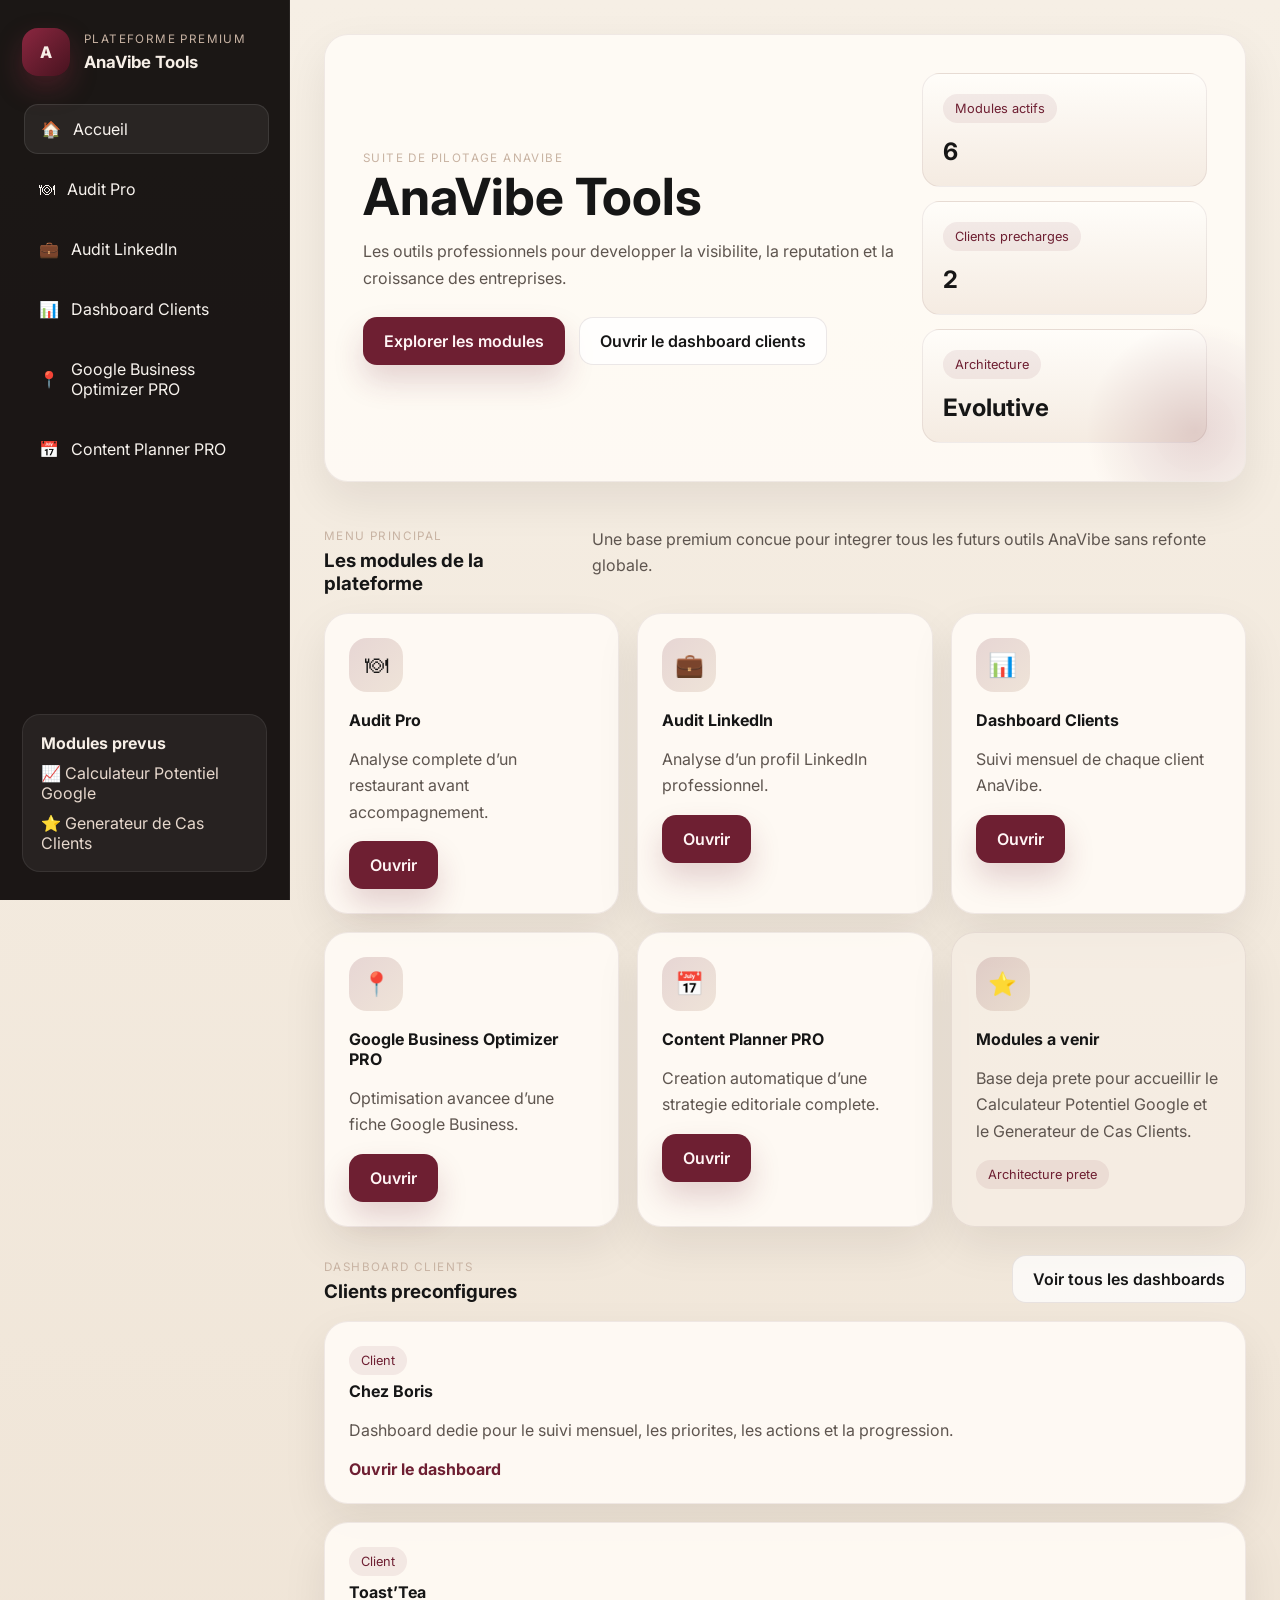
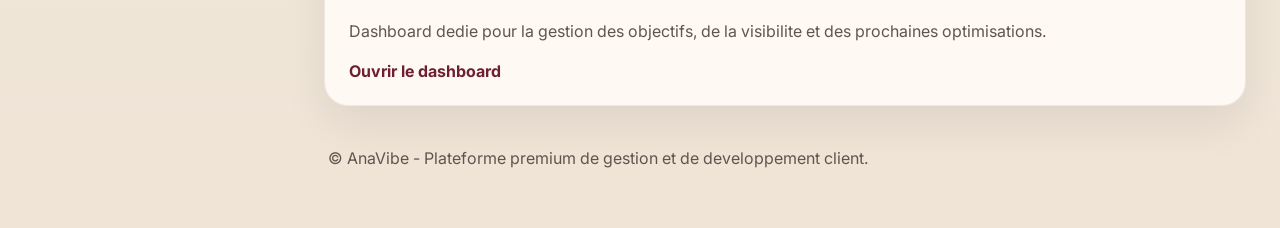
<file: index.html>
<!DOCTYPE html>
<html lang="fr">
  <head>
    <meta charset="UTF-8" />
    <meta name="viewport" content="width=device-width, initial-scale=1.0" />
    <title>AnaVibe Tools</title>
    <meta
      name="description"
      content="Les outils professionnels pour développer la visibilité, la réputation et la croissance des entreprises."
    />
    <link rel="preconnect" href="https://fonts.googleapis.com" />
    <link rel="preconnect" href="https://fonts.gstatic.com" crossorigin />
    <link
      href="https://fonts.googleapis.com/css2?family=Inter:wght@400;500;600;700;800&display=swap"
      rel="stylesheet"
    />
    <link rel="stylesheet" href="style.css" />
  </head>
  <body>
    <div class="app-shell">
      <aside class="sidebar" id="sidebar">
        <div class="brand-block">
          <div class="brand-mark">A</div>
          <div>
            <p class="eyebrow">Plateforme premium</p>
            <h1>AnaVibe Tools</h1>
          </div>
        </div>

        <nav class="side-nav" aria-label="Navigation principale">
          <a class="nav-link active" href="index.html">🏠 <span>Accueil</span></a>
          <a class="nav-link" href="audit-restaurant/index.html">🍽 <span>Audit Pro</span></a>
          <a class="nav-link" href="audit-linkedin/index.html">💼 <span>Audit LinkedIn</span></a>
          <a class="nav-link" href="dashboard/index.html">📊 <span>Dashboard Clients</span></a>
          <a class="nav-link" href="google-optimizer/index.html">📍 <span>Google Business Optimizer PRO</span></a>
          <a class="nav-link" href="content-planner/index.html">📅 <span>Content Planner PRO</span></a>
        </nav>

        <section class="coming-soon-panel">
          <p class="panel-title">Modules prevus</p>
          <ul>
            <li>📈 Calculateur Potentiel Google</li>
            <li>⭐ Generateur de Cas Clients</li>
          </ul>
        </section>
      </aside>

      <div class="mobile-topbar">
        <button class="menu-toggle" id="menuToggle" aria-label="Ouvrir le menu" aria-expanded="false">
          <span></span>
          <span></span>
          <span></span>
        </button>
        <div>
          <p class="eyebrow">Plateforme premium</p>
          <strong>AnaVibe Tools</strong>
        </div>
      </div>

      <main class="main-content">
        <header class="hero-section card surface-glow">
          <div class="hero-copy">
            <p class="eyebrow">Suite de pilotage AnaVibe</p>
            <h2>AnaVibe Tools</h2>
            <p class="hero-subtitle">
              Les outils professionnels pour developper la visibilite, la reputation et la croissance des entreprises.
            </p>
            <div class="hero-actions">
              <a class="btn btn-primary" href="#modules">Explorer les modules</a>
              <a class="btn btn-secondary" href="dashboard/index.html">Ouvrir le dashboard clients</a>
            </div>
          </div>
          <div class="hero-stats">
            <div class="stat-card">
              <span class="stat-label">Modules actifs</span>
              <strong>6</strong>
            </div>
            <div class="stat-card">
              <span class="stat-label">Clients precharges</span>
              <strong>2</strong>
            </div>
            <div class="stat-card">
              <span class="stat-label">Architecture</span>
              <strong>Evolutive</strong>
            </div>
          </div>
        </header>

        <section class="section-block" id="modules">
          <div class="section-heading">
            <div>
              <p class="eyebrow">Menu principal</p>
              <h3>Les modules de la plateforme</h3>
            </div>
            <p class="section-text">
              Une base premium concue pour integrer tous les futurs outils AnaVibe sans refonte globale.
            </p>
          </div>

          <div class="tool-grid">
            <article class="tool-card card">
              <div class="tool-icon">🍽</div>
              <h4>Audit Pro</h4>
              <p>Analyse complete d’un restaurant avant accompagnement.</p>
              <a class="btn btn-primary" href="audit-restaurant/index.html">Ouvrir</a>
            </article>

            <article class="tool-card card">
              <div class="tool-icon">💼</div>
              <h4>Audit LinkedIn</h4>
              <p>Analyse d’un profil LinkedIn professionnel.</p>
              <a class="btn btn-primary" href="audit-linkedin/index.html">Ouvrir</a>
            </article>

            <article class="tool-card card">
              <div class="tool-icon">📊</div>
              <h4>Dashboard Clients</h4>
              <p>Suivi mensuel de chaque client AnaVibe.</p>
              <a class="btn btn-primary" href="dashboard/index.html">Ouvrir</a>
            </article>

            <article class="tool-card card">
              <div class="tool-icon">📍</div>
              <h4>Google Business Optimizer PRO</h4>
              <p>Optimisation avancee d’une fiche Google Business.</p>
              <a class="btn btn-primary" href="google-optimizer/index.html">Ouvrir</a>
            </article>

            <article class="tool-card card">
              <div class="tool-icon">📅</div>
              <h4>Content Planner PRO</h4>
              <p>Creation automatique d’une strategie editoriale complete.</p>
              <a class="btn btn-primary" href="content-planner/index.html">Ouvrir</a>
            </article>

            <article class="tool-card card muted-card">
              <div class="tool-icon">⭐</div>
              <h4>Modules a venir</h4>
              <p>Base deja prete pour accueillir le Calculateur Potentiel Google et le Generateur de Cas Clients.</p>
              <span class="badge">Architecture prete</span>
            </article>
          </div>
        </section>

        <section class="section-block">
          <div class="section-heading">
            <div>
              <p class="eyebrow">Dashboard Clients</p>
              <h3>Clients preconfigures</h3>
            </div>
            <a class="btn btn-secondary" href="dashboard/index.html">Voir tous les dashboards</a>
          </div>

          <div class="client-preview-grid">
            <article class="client-preview card">
              <div>
                <span class="client-chip">Client</span>
                <h4>Chez Boris</h4>
                <p>Dashboard dedie pour le suivi mensuel, les priorites, les actions et la progression.</p>
              </div>
              <a class="inline-link" href="dashboard/index.html#chez-boris">Ouvrir le dashboard</a>
            </article>

            <article class="client-preview card">
              <div>
                <span class="client-chip">Client</span>
                <h4>Toast’Tea</h4>
                <p>Dashboard dedie pour la gestion des objectifs, de la visibilite et des prochaines optimisations.</p>
              </div>
              <a class="inline-link" href="dashboard/index.html#toast-tea">Ouvrir le dashboard</a>
            </article>
          </div>
        </section>

        <footer class="footer">
          <p>© AnaVibe - Plateforme premium de gestion et de developpement client.</p>
        </footer>
      </main>
    </div>

    <script src="script.js"></script>
  </body>
</html>
</file>
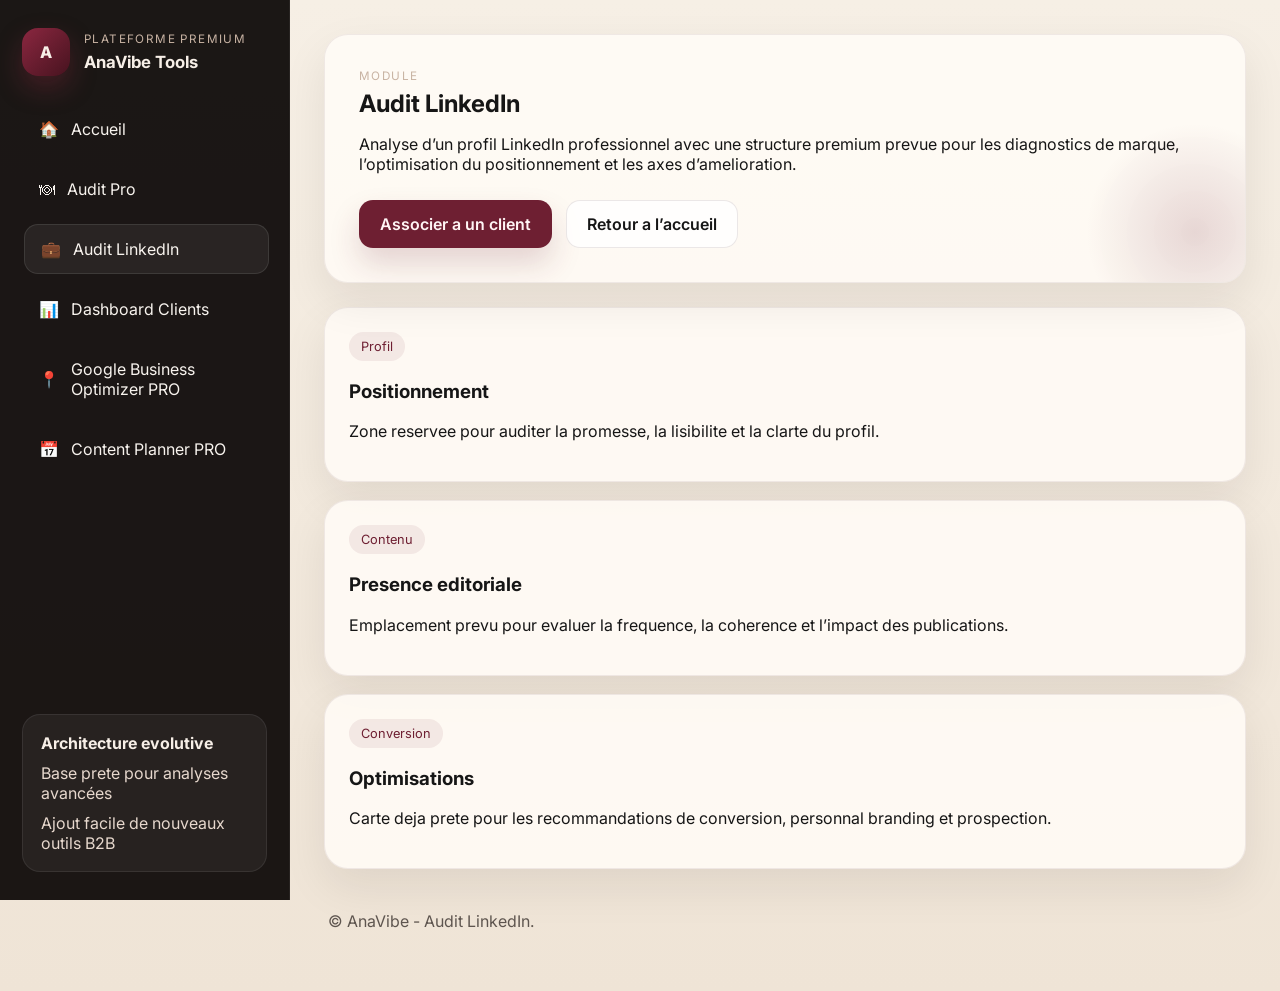
<file: audit-linkedin/index.html>
<!DOCTYPE html>
<html lang="fr">
  <head>
    <meta charset="UTF-8" />
    <meta name="viewport" content="width=device-width, initial-scale=1.0" />
    <title>Audit LinkedIn - AnaVibe Tools</title>
    <link rel="preconnect" href="https://fonts.googleapis.com" />
    <link rel="preconnect" href="https://fonts.gstatic.com" crossorigin />
    <link
      href="https://fonts.googleapis.com/css2?family=Inter:wght@400;500;600;700;800&display=swap"
      rel="stylesheet"
    />
    <link rel="stylesheet" href="../style.css" />
  </head>
  <body>
    <div class="app-shell">
      <aside class="sidebar" id="sidebar">
        <div class="brand-block">
          <div class="brand-mark">A</div>
          <div>
            <p class="eyebrow">Plateforme premium</p>
            <h1>AnaVibe Tools</h1>
          </div>
        </div>
        <nav class="side-nav" aria-label="Navigation principale">
          <a class="nav-link" href="../index.html">🏠 <span>Accueil</span></a>
          <a class="nav-link" href="../audit-restaurant/index.html">🍽 <span>Audit Pro</span></a>
          <a class="nav-link active" href="index.html">💼 <span>Audit LinkedIn</span></a>
          <a class="nav-link" href="../dashboard/index.html">📊 <span>Dashboard Clients</span></a>
          <a class="nav-link" href="../google-optimizer/index.html">📍 <span>Google Business Optimizer PRO</span></a>
          <a class="nav-link" href="../content-planner/index.html">📅 <span>Content Planner PRO</span></a>
        </nav>
        <section class="coming-soon-panel">
          <p class="panel-title">Architecture evolutive</p>
          <ul>
            <li>Base prete pour analyses avancées</li>
            <li>Ajout facile de nouveaux outils B2B</li>
          </ul>
        </section>
      </aside>

      <div class="mobile-topbar">
        <button class="menu-toggle" id="menuToggle" aria-label="Ouvrir le menu" aria-expanded="false">
          <span></span><span></span><span></span>
        </button>
        <strong>AnaVibe Tools</strong>
      </div>

      <main class="main-content module-page">
        <header class="module-header card surface-glow">
          <p class="eyebrow">Module</p>
          <h2>Audit LinkedIn</h2>
          <p>
            Analyse d’un profil LinkedIn professionnel avec une structure premium prevue pour les diagnostics de marque,
            l’optimisation du positionnement et les axes d’amelioration.
          </p>
          <div class="header-actions">
            <a class="btn btn-primary" href="../dashboard/index.html">Associer a un client</a>
            <a class="btn btn-secondary" href="../index.html">Retour a l’accueil</a>
          </div>
        </header>

        <section class="module-cards">
          <article class="module-card card">
            <span class="badge">Profil</span>
            <h3>Positionnement</h3>
            <p>Zone reservee pour auditer la promesse, la lisibilite et la clarte du profil.</p>
          </article>
          <article class="module-card card">
            <span class="badge">Contenu</span>
            <h3>Presence editoriale</h3>
            <p>Emplacement prevu pour evaluer la frequence, la coherence et l’impact des publications.</p>
          </article>
          <article class="module-card card">
            <span class="badge">Conversion</span>
            <h3>Optimisations</h3>
            <p>Carte deja prete pour les recommandations de conversion, personnal branding et prospection.</p>
          </article>
        </section>

        <footer class="footer">
          <p>© AnaVibe - Audit LinkedIn.</p>
        </footer>
      </main>
    </div>

    <div class="overlay" id="overlay"></div>
    <script src="../script.js"></script>
  </body>
</html>
</file>
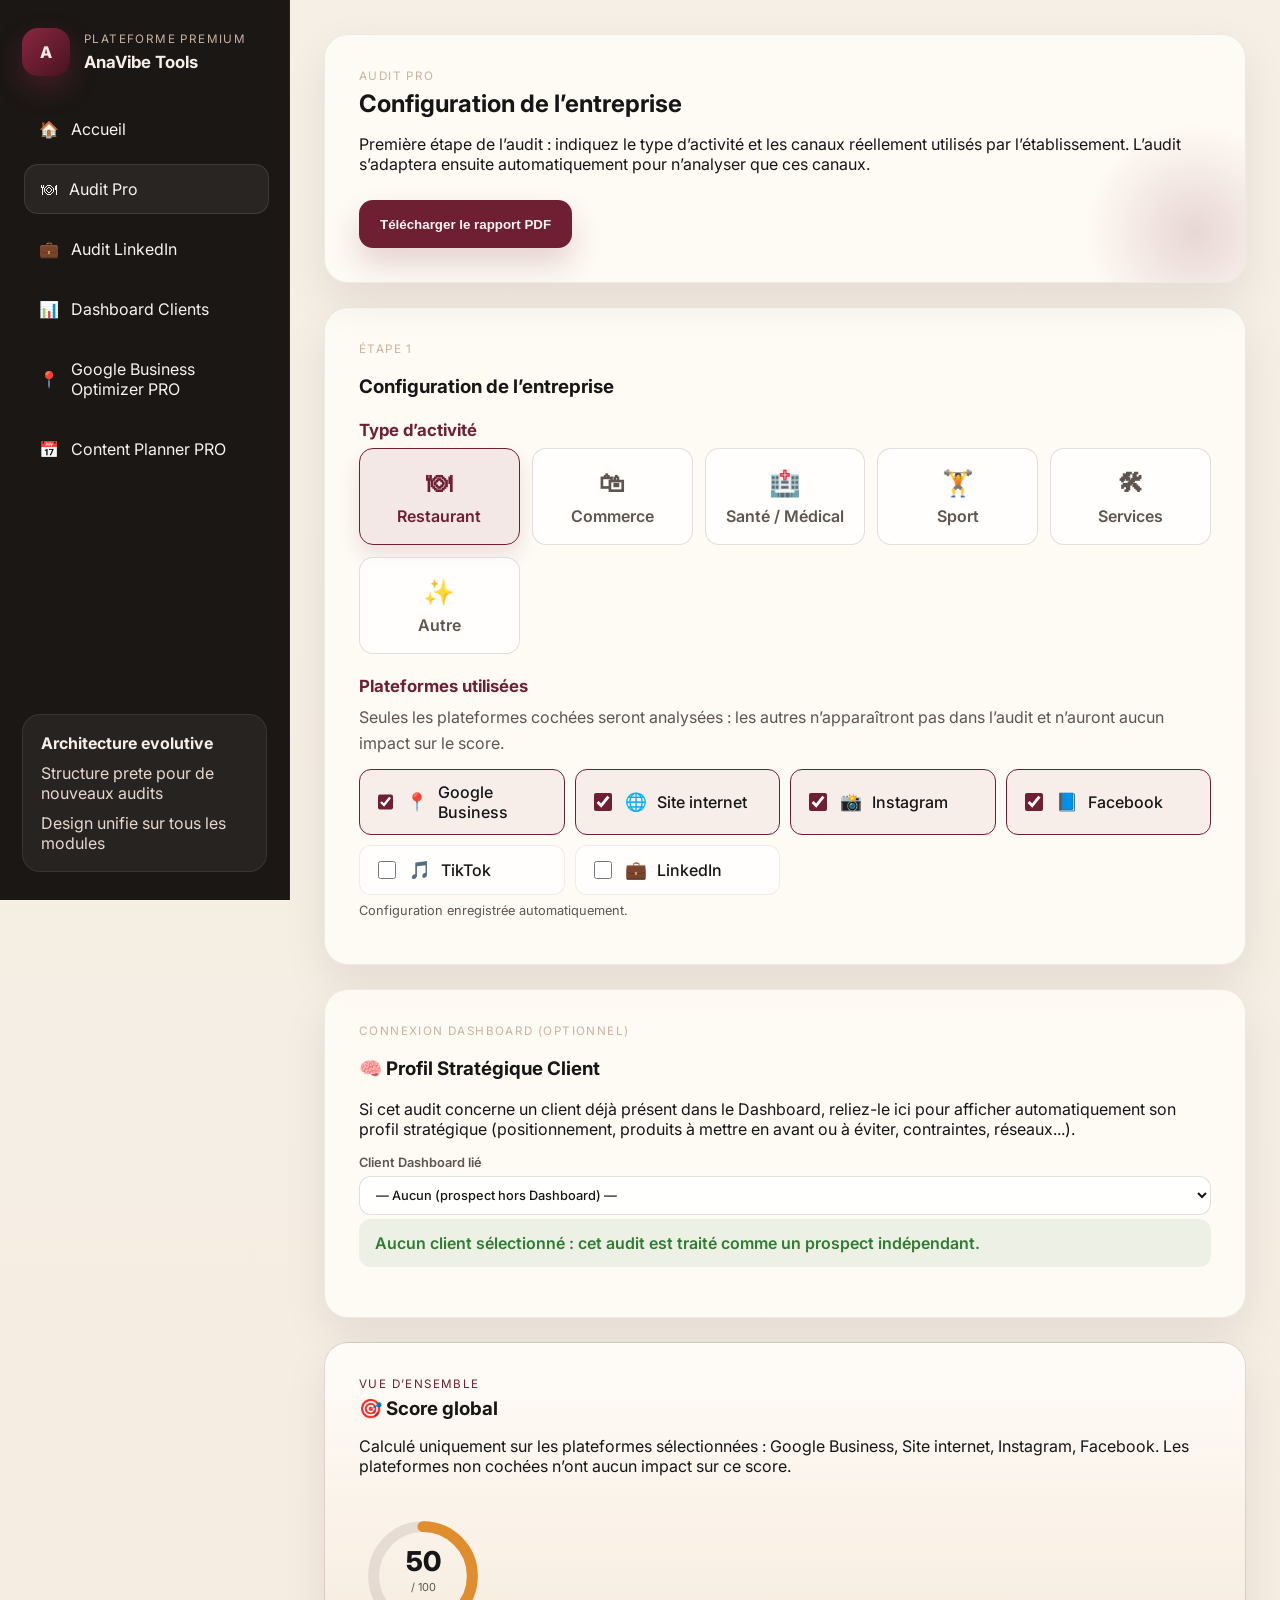
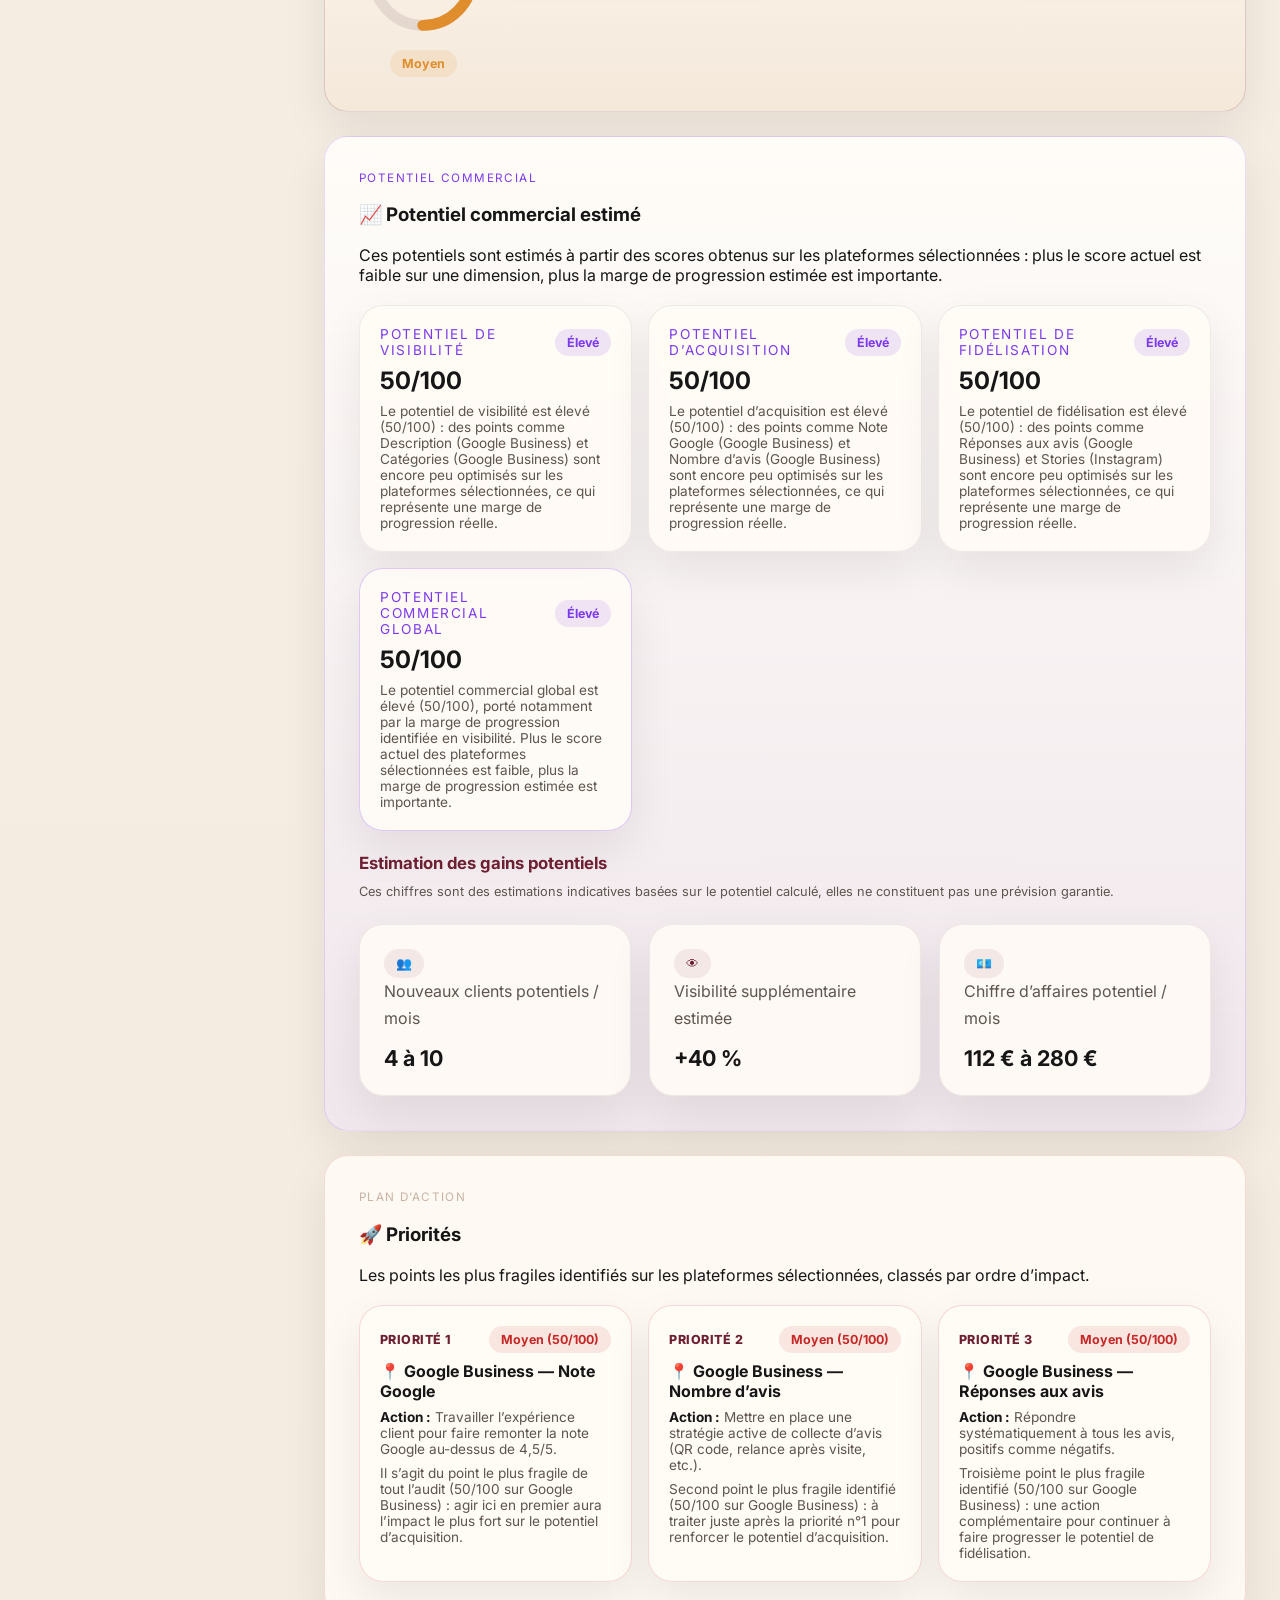
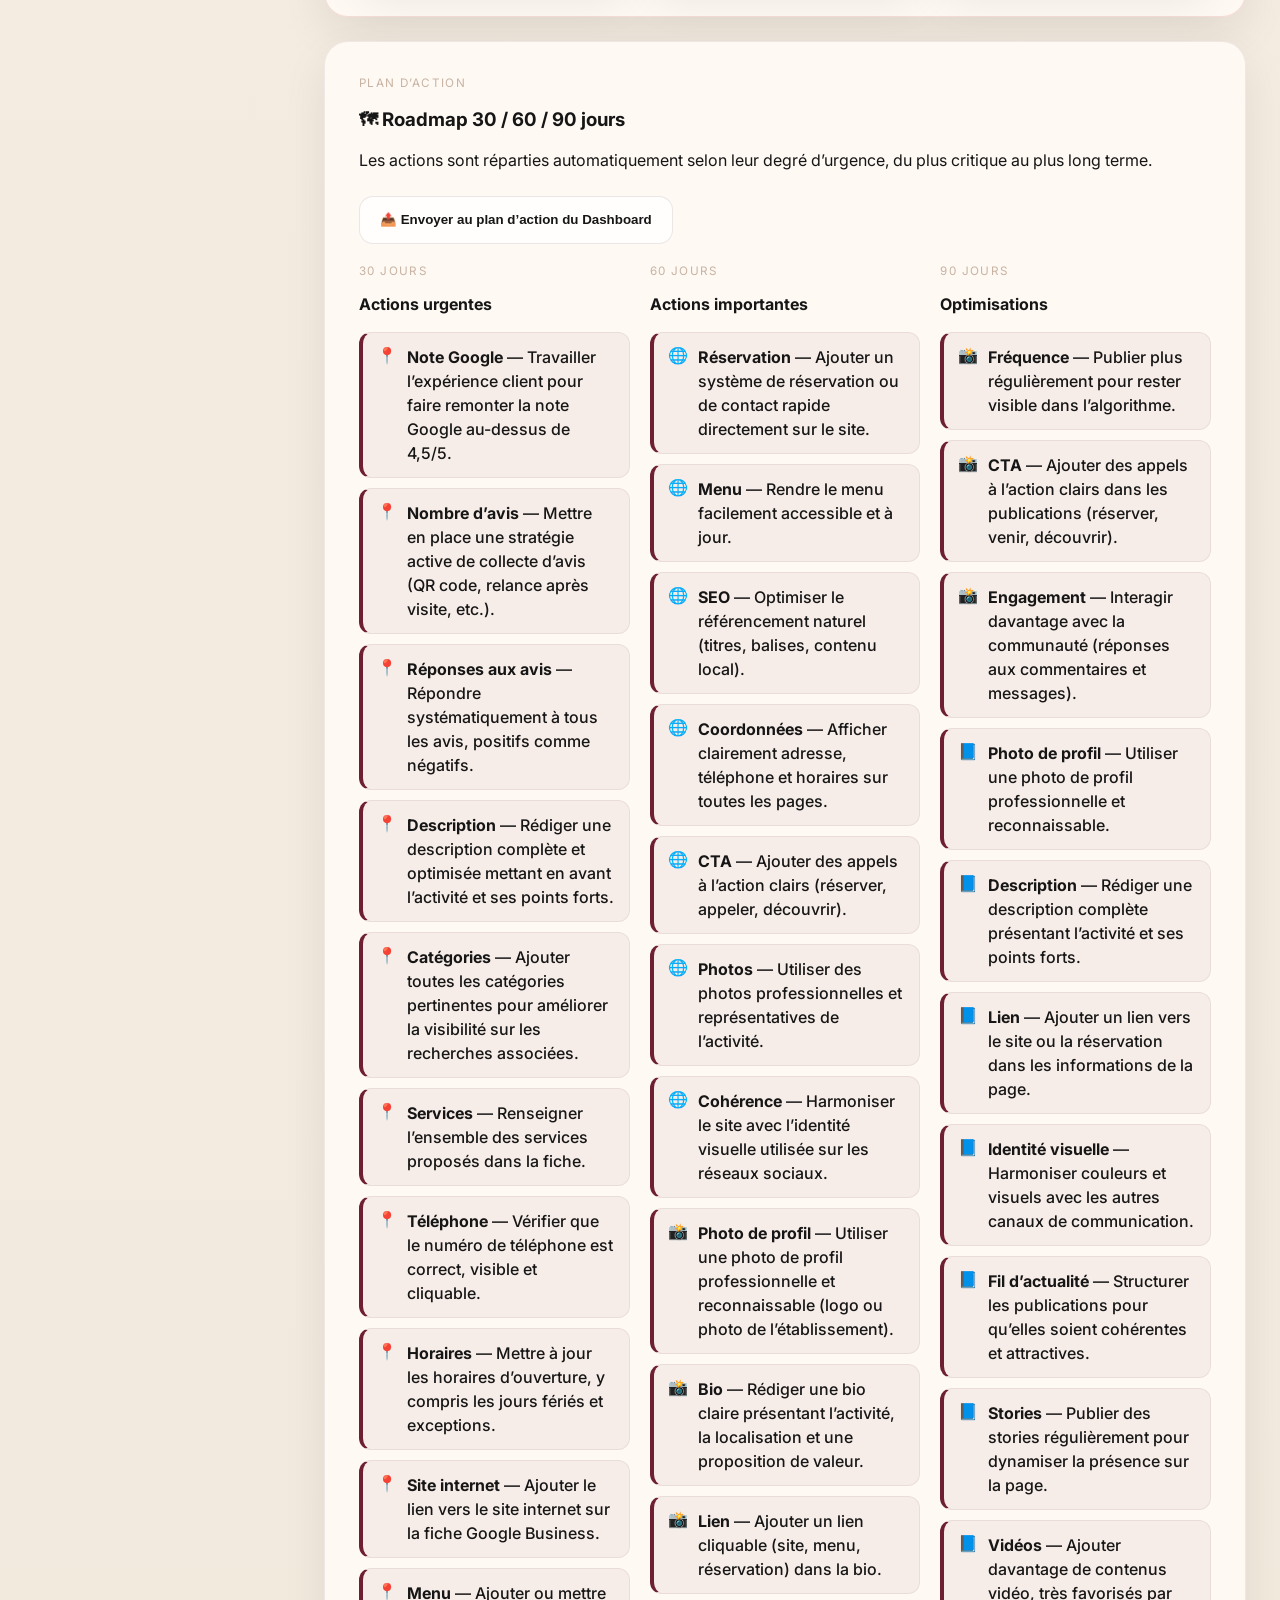
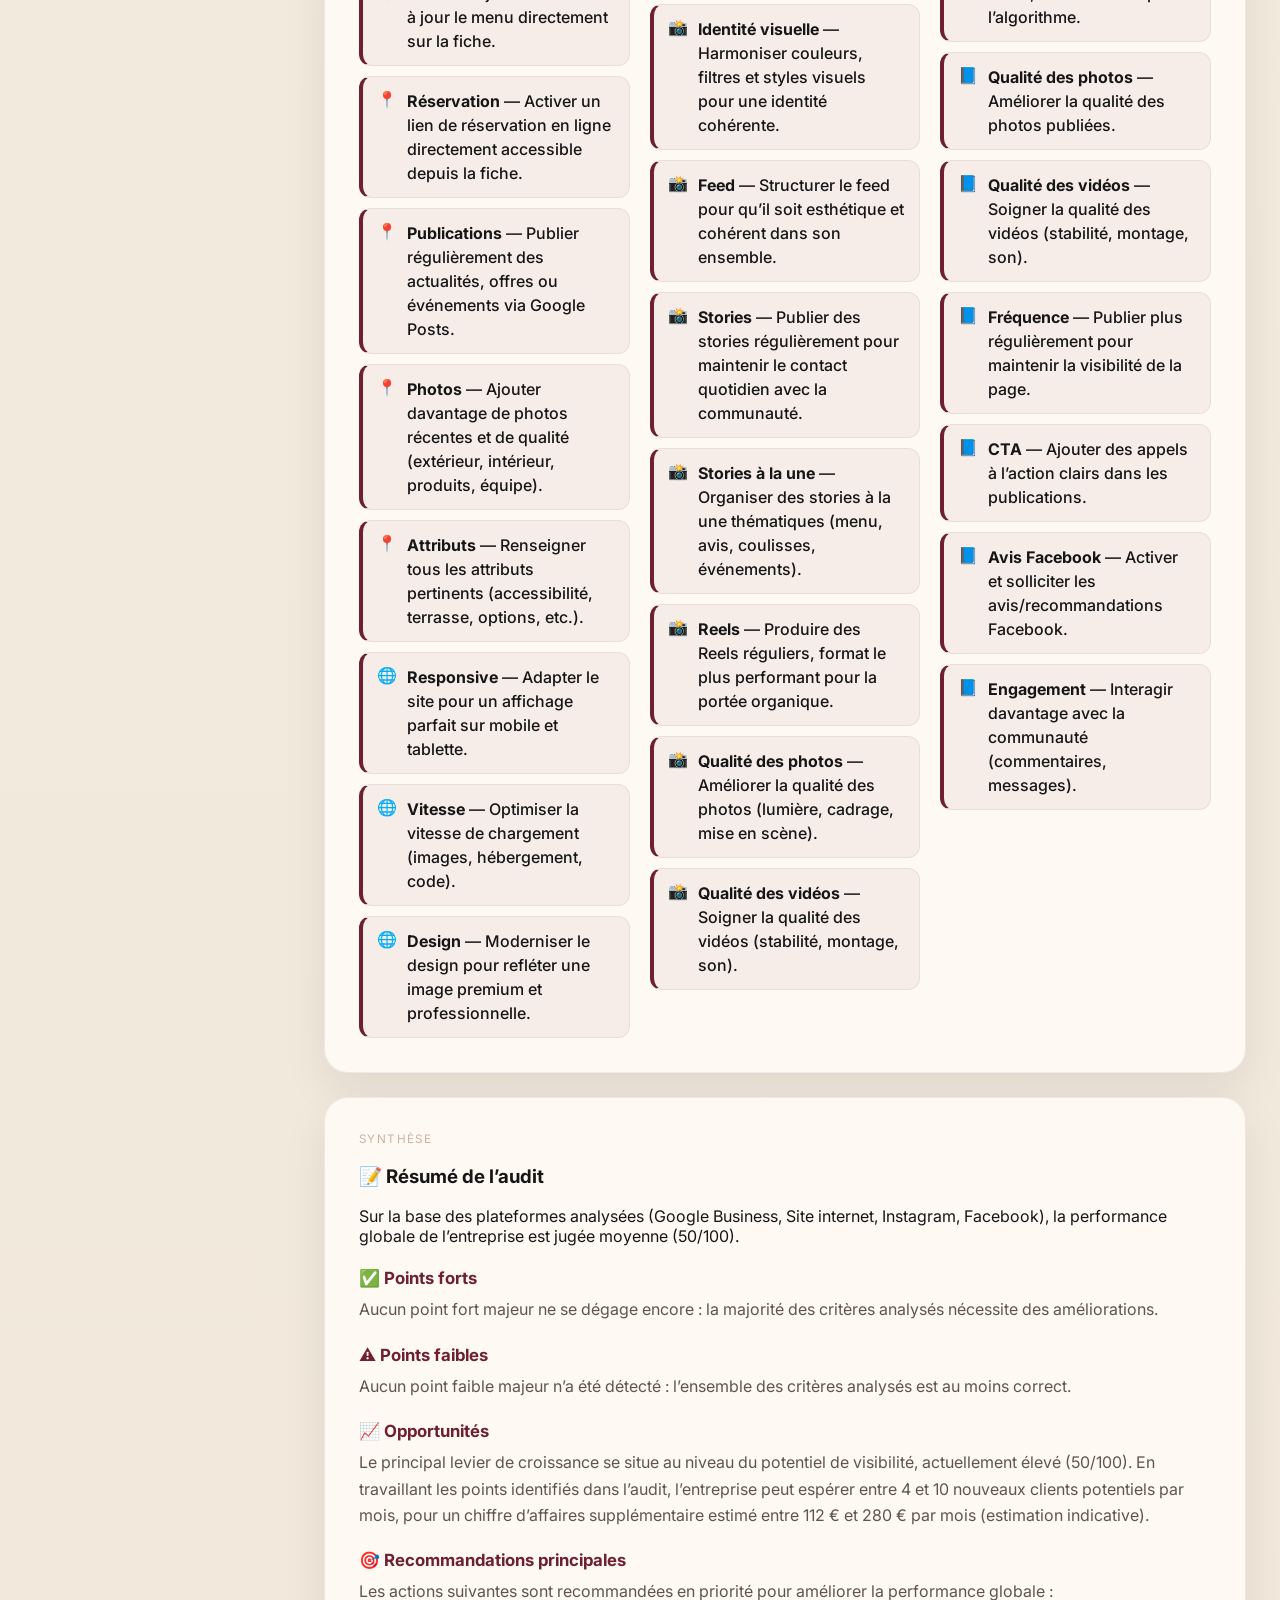
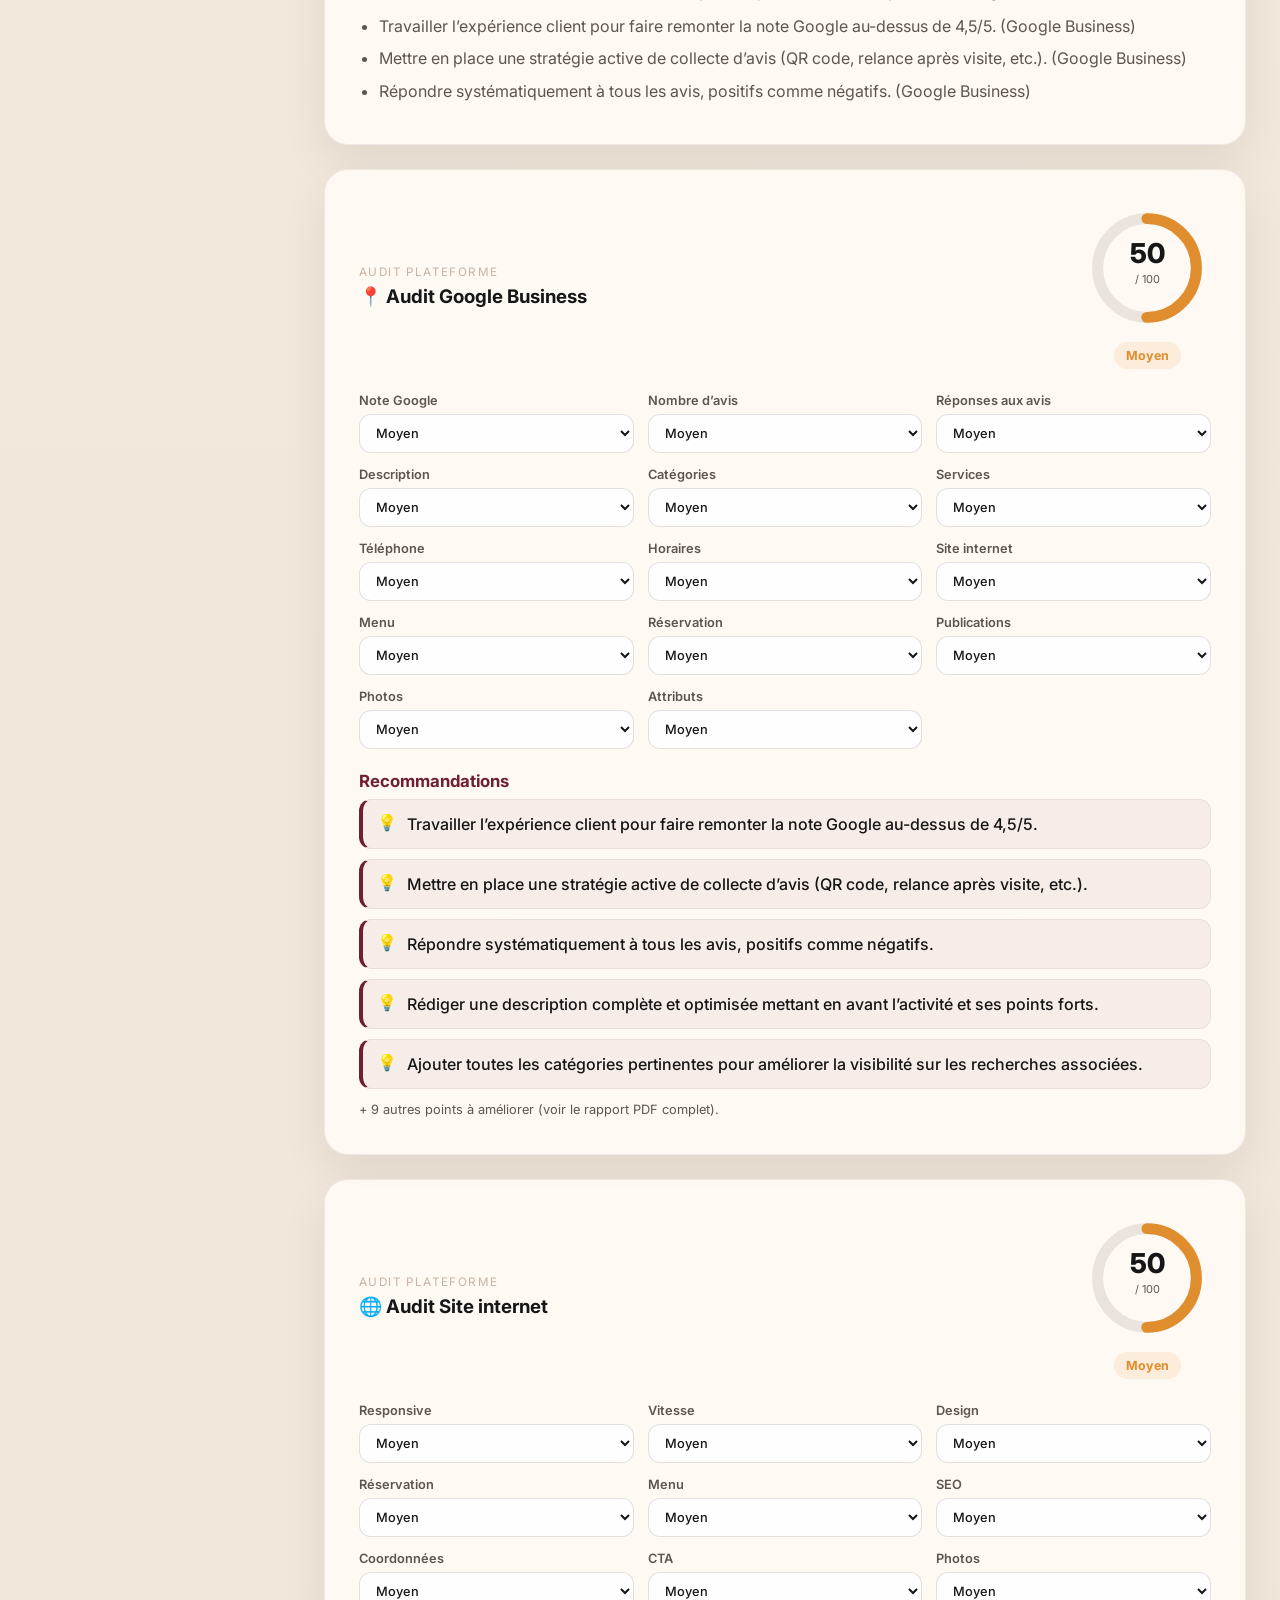
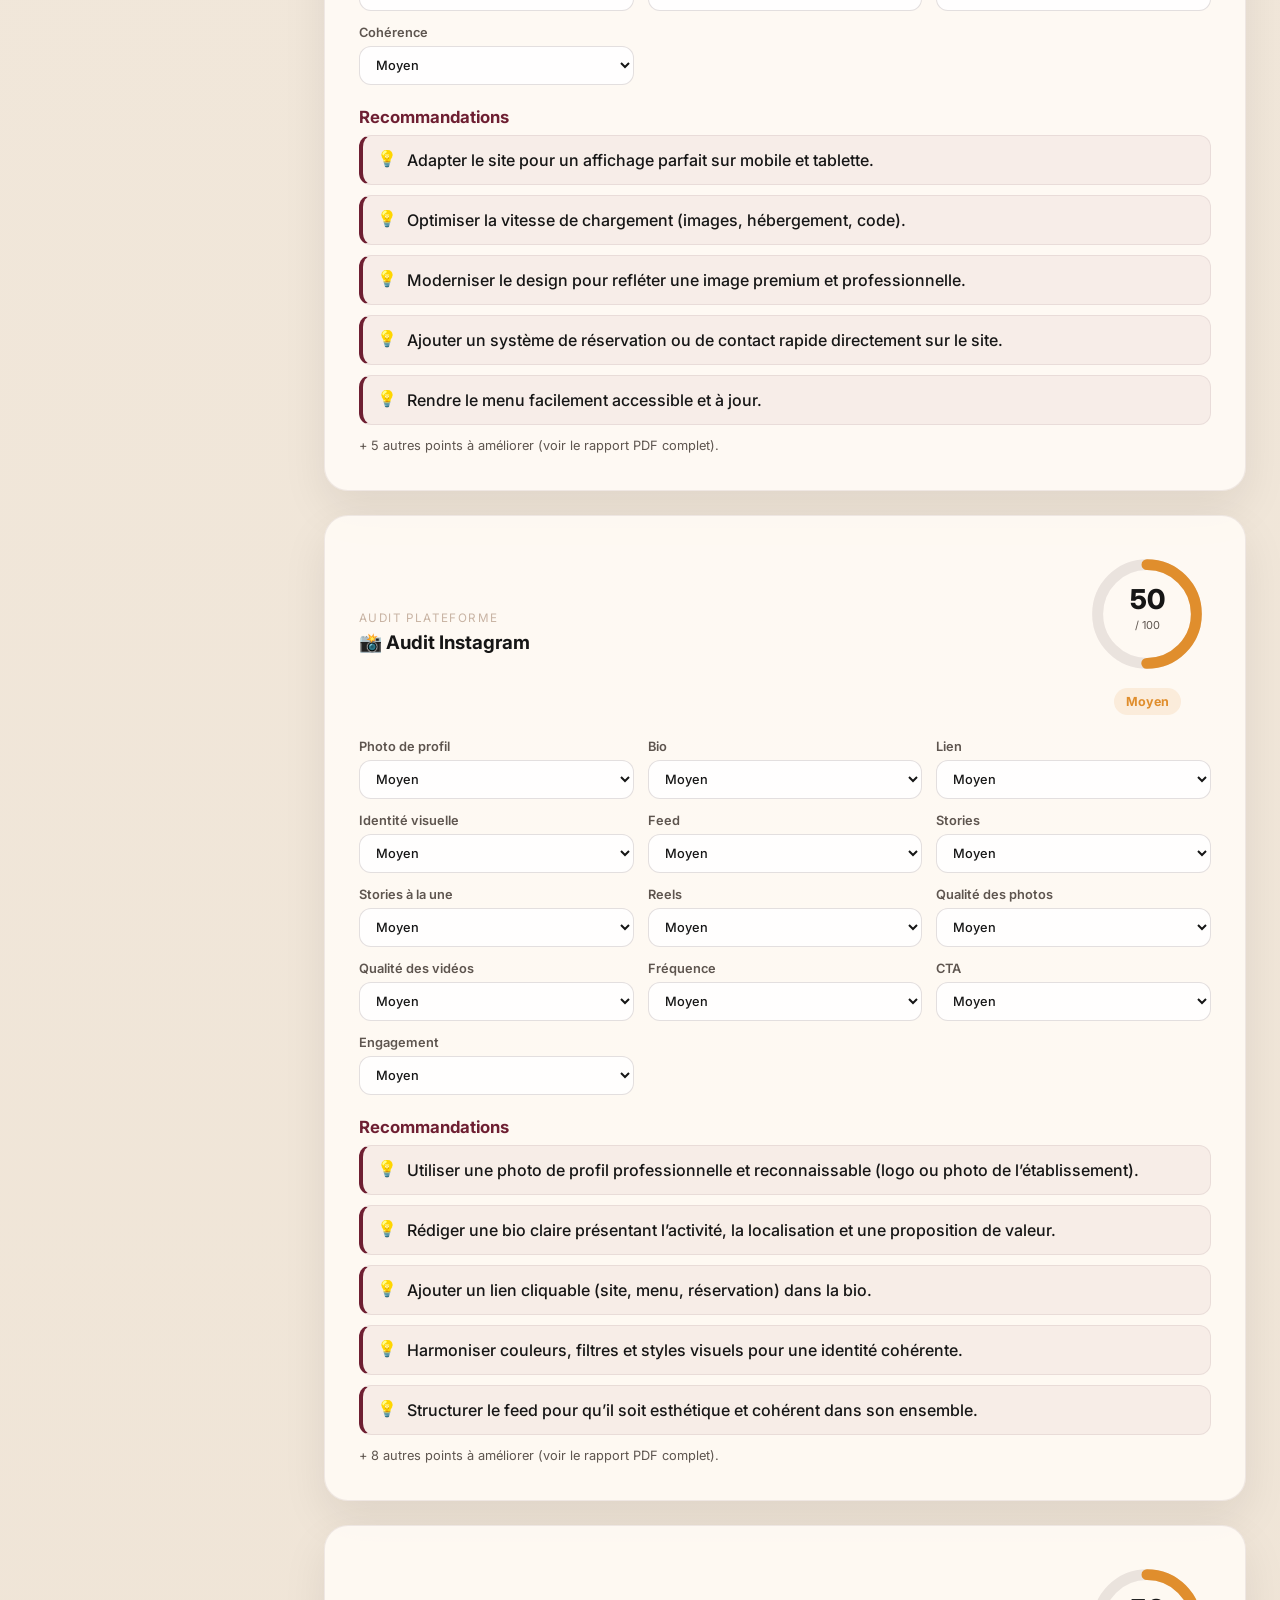
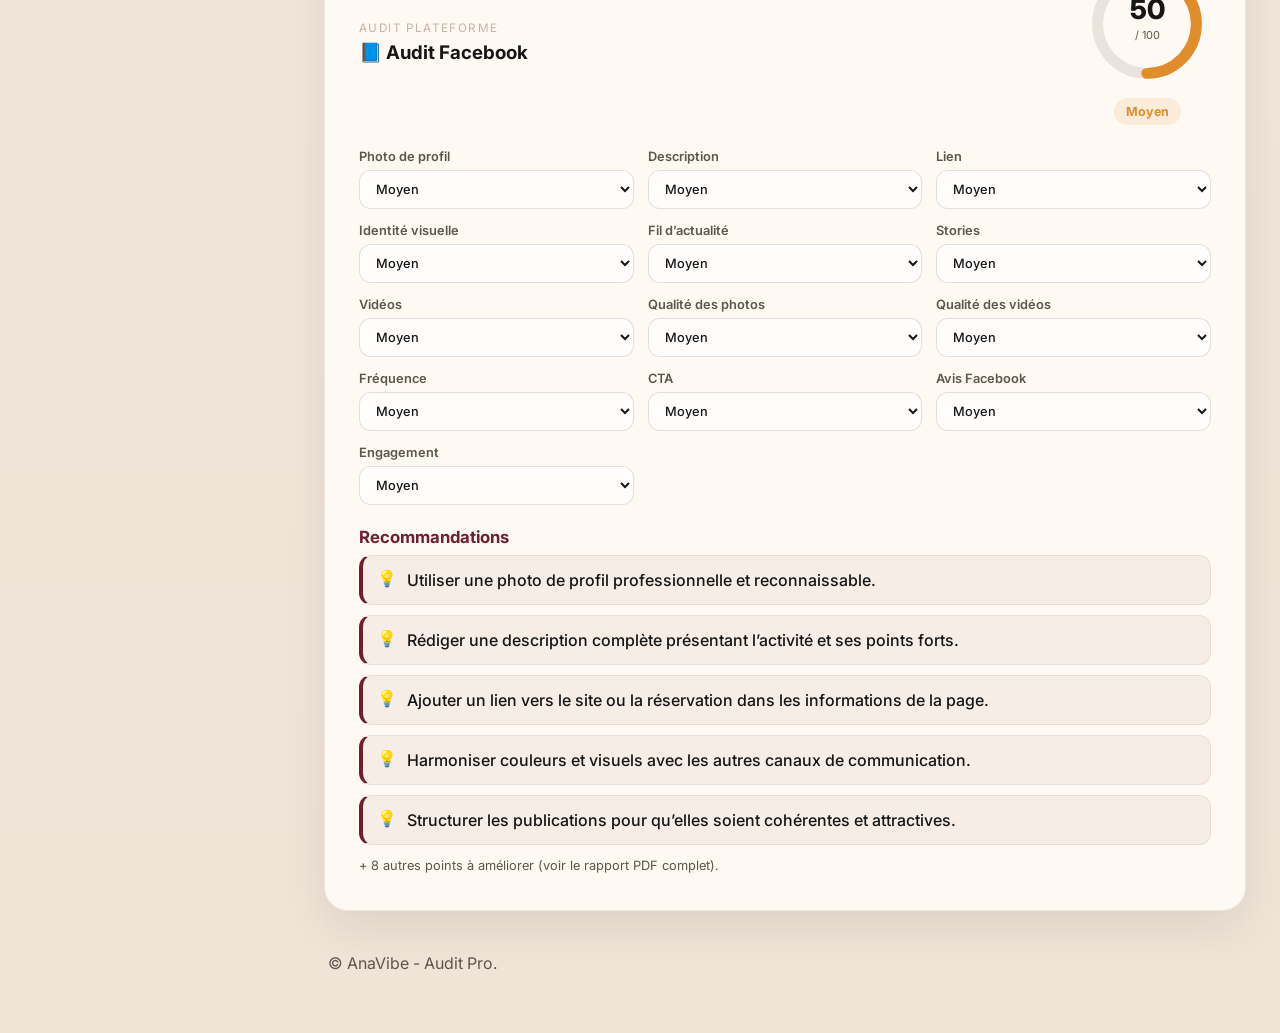
<file: audit-restaurant/index.html>
<!DOCTYPE html>
<html lang="fr">
  <head>
    <meta charset="UTF-8" />
    <meta name="viewport" content="width=device-width, initial-scale=1.0" />
    <title>Audit Pro - AnaVibe Tools</title>
    <link rel="preconnect" href="https://fonts.googleapis.com" />
    <link rel="preconnect" href="https://fonts.gstatic.com" crossorigin />
    <link
      href="https://fonts.googleapis.com/css2?family=Inter:wght@400;500;600;700;800&display=swap"
      rel="stylesheet"
    />
    <link rel="stylesheet" href="../style.css" />
  </head>
  <body>
    <div class="app-shell">
      <aside class="sidebar" id="sidebar">
        <div class="brand-block">
          <div class="brand-mark">A</div>
          <div>
            <p class="eyebrow">Plateforme premium</p>
            <h1>AnaVibe Tools</h1>
          </div>
        </div>
        <nav class="side-nav" aria-label="Navigation principale">
          <a class="nav-link" href="../index.html">🏠 <span>Accueil</span></a>
          <a class="nav-link active" href="index.html">🍽 <span>Audit Pro</span></a>
          <a class="nav-link" href="../audit-linkedin/index.html">💼 <span>Audit LinkedIn</span></a>
          <a class="nav-link" href="../dashboard/index.html">📊 <span>Dashboard Clients</span></a>
          <a class="nav-link" href="../google-optimizer/index.html">📍 <span>Google Business Optimizer PRO</span></a>
          <a class="nav-link" href="../content-planner/index.html">📅 <span>Content Planner PRO</span></a>
        </nav>
        <section class="coming-soon-panel">
          <p class="panel-title">Architecture evolutive</p>
          <ul>
            <li>Structure prete pour de nouveaux audits</li>
            <li>Design unifie sur tous les modules</li>
          </ul>
        </section>
      </aside>

      <div class="mobile-topbar">
        <button class="menu-toggle" id="menuToggle" aria-label="Ouvrir le menu" aria-expanded="false">
          <span></span><span></span><span></span>
        </button>
        <strong>AnaVibe Tools</strong>
      </div>

      <main class="main-content module-page">
        <header class="module-header card surface-glow">
          <p class="eyebrow">Audit Pro</p>
          <h2>Configuration de l’entreprise</h2>
          <p>
            Première étape de l’audit : indiquez le type d’activité et les canaux réellement utilisés par
            l’établissement. L’audit s’adaptera ensuite automatiquement pour n’analyser que ces canaux.
          </p>
          <div class="header-actions">
            <button class="btn btn-primary" id="downloadAuditPdfBtn" type="button">Télécharger le rapport PDF</button>
          </div>
        </header>

        <section class="card audit-config-card">
          <p class="eyebrow">Étape 1</p>
          <h3>Configuration de l’entreprise</h3>

          <div class="analysis-subsection">
            <h4>Type d’activité</h4>
            <div class="activity-type-grid" id="activityTypeGrid"></div>
          </div>

          <div class="analysis-subsection">
            <h4>Plateformes utilisées</h4>
            <p>Seules les plateformes cochées seront analysées : les autres n’apparaîtront pas dans l’audit et n’auront aucun impact sur le score.</p>
            <div class="platform-checklist" id="platformChecklist"></div>
          </div>

          <p class="notes-hint" id="configSavedHint">Configuration enregistrée automatiquement.</p>
        </section>

        <section class="card audit-platform-card" id="auditDashboardSection"></section>

        <div id="platformAuditSections"></div>

        <footer class="footer">
          <p>© AnaVibe - Audit Pro.</p>
        </footer>
      </main>
    </div>

    <div class="overlay" id="overlay"></div>
    <script src="../vendor/jspdf/jspdf.umd.min.js"></script>
    <script src="../script.js"></script>
    <script src="audit-restaurant.js"></script>
  </body>
</html>
</file>
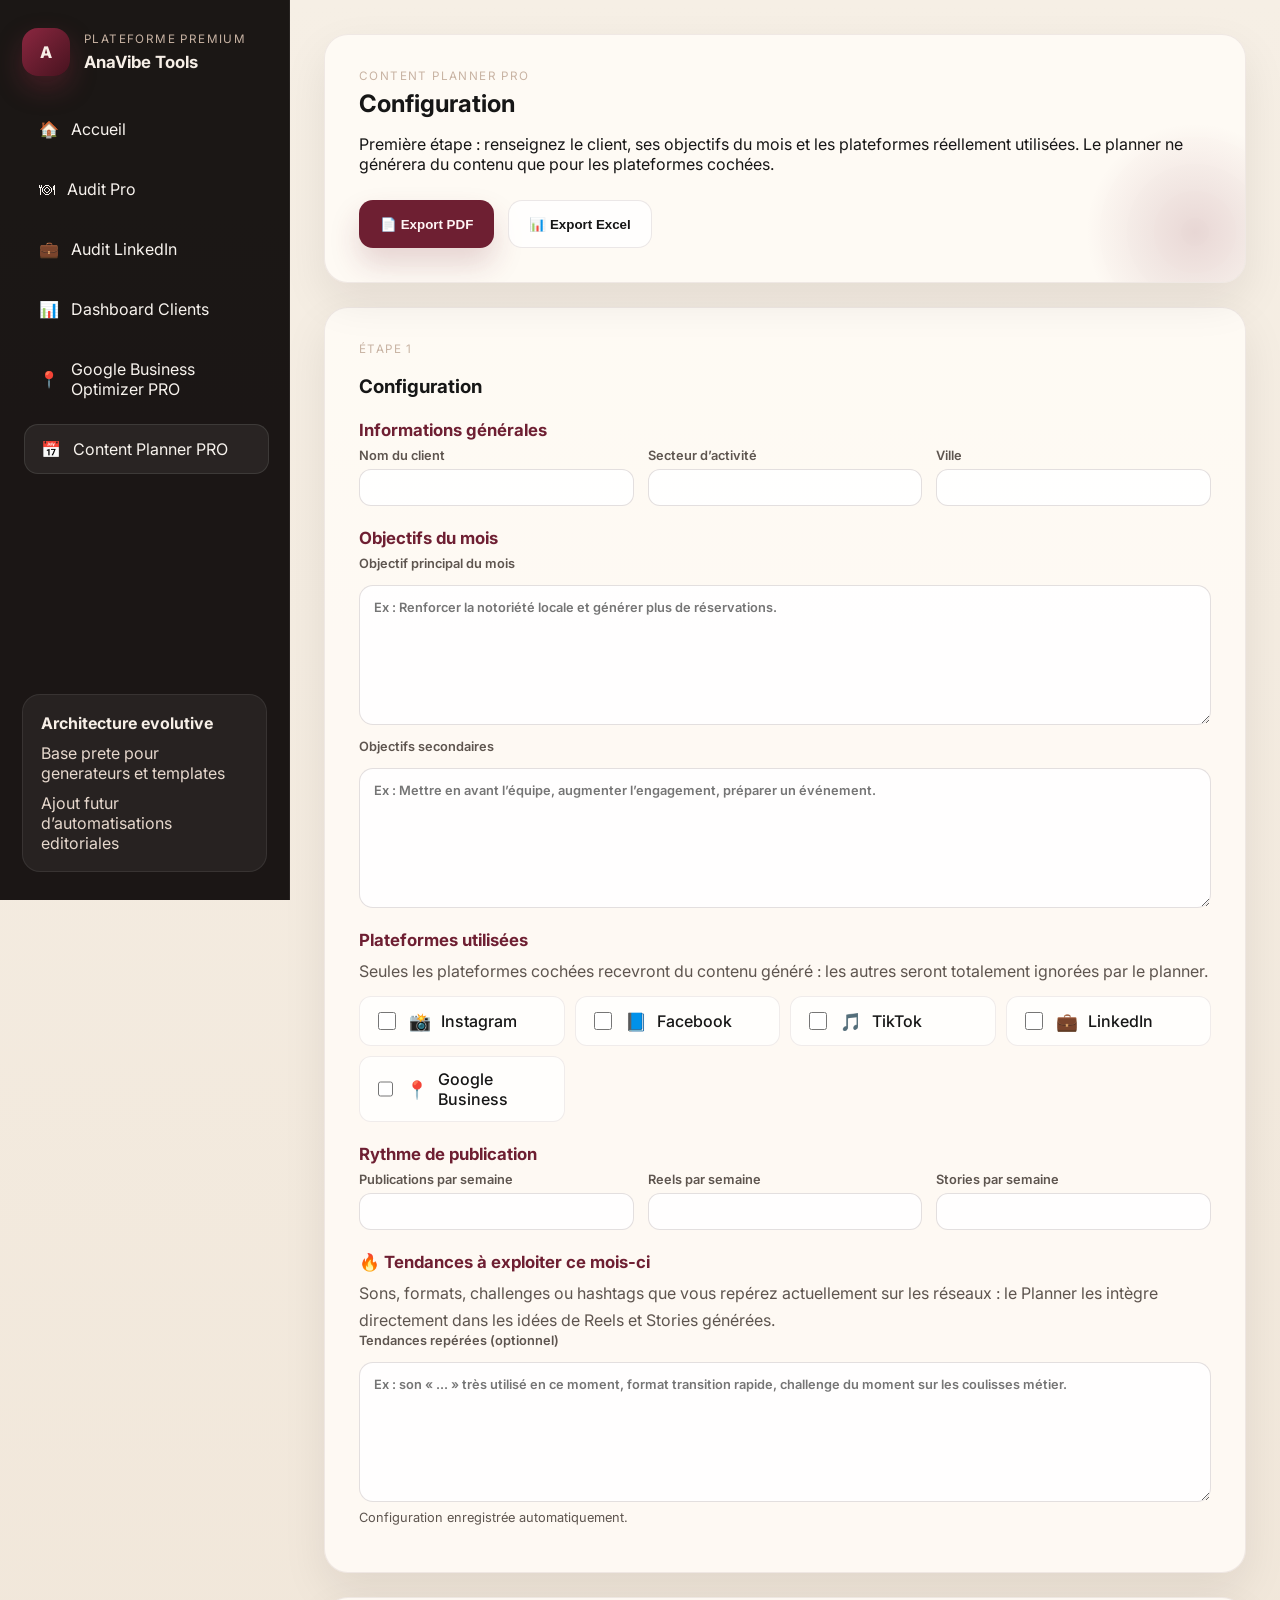
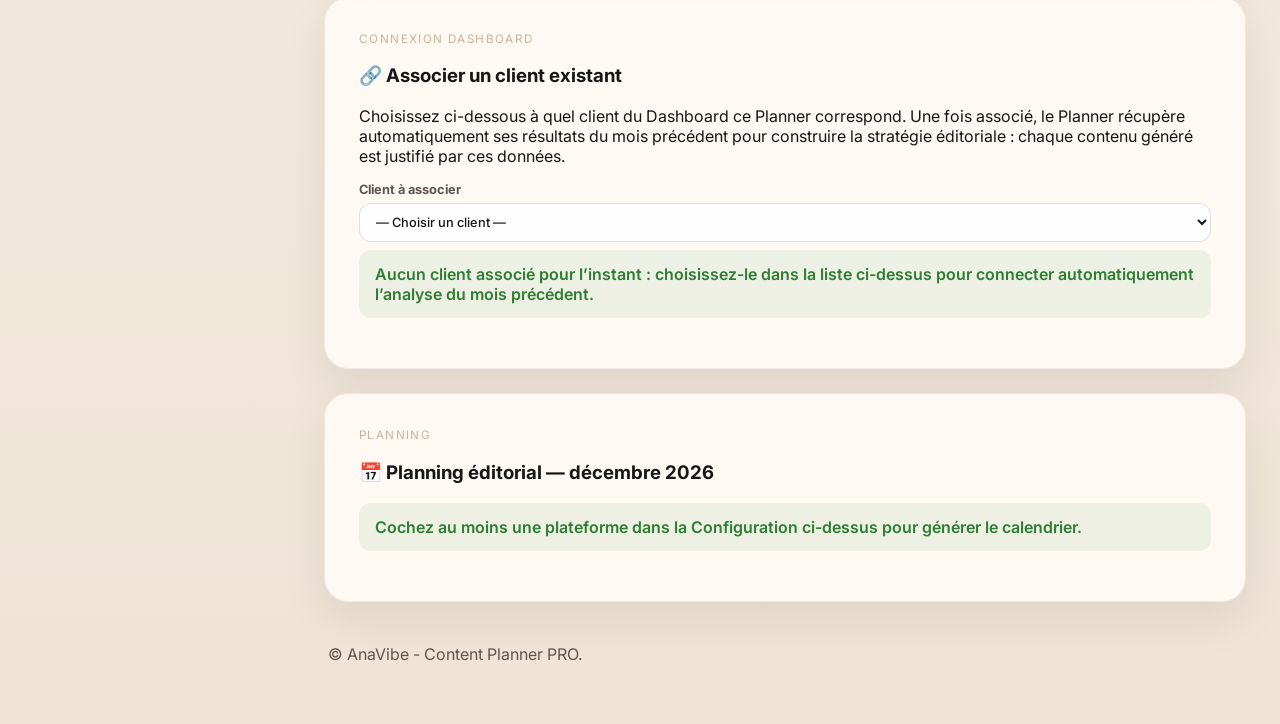
<file: content-planner/index.html>
<!DOCTYPE html>
<html lang="fr">
  <head>
    <meta charset="UTF-8" />
    <meta name="viewport" content="width=device-width, initial-scale=1.0" />
    <title>Content Planner PRO - AnaVibe Tools</title>
    <link rel="preconnect" href="https://fonts.googleapis.com" />
    <link rel="preconnect" href="https://fonts.gstatic.com" crossorigin />
    <link
      href="https://fonts.googleapis.com/css2?family=Inter:wght@400;500;600;700;800&display=swap"
      rel="stylesheet"
    />
    <link rel="stylesheet" href="../style.css" />
  </head>
  <body>
    <div class="app-shell">
      <aside class="sidebar" id="sidebar">
        <div class="brand-block">
          <div class="brand-mark">A</div>
          <div>
            <p class="eyebrow">Plateforme premium</p>
            <h1>AnaVibe Tools</h1>
          </div>
        </div>
        <nav class="side-nav" aria-label="Navigation principale">
          <a class="nav-link" href="../index.html">🏠 <span>Accueil</span></a>
          <a class="nav-link" href="../audit-restaurant/index.html">🍽 <span>Audit Pro</span></a>
          <a class="nav-link" href="../audit-linkedin/index.html">💼 <span>Audit LinkedIn</span></a>
          <a class="nav-link" href="../dashboard/index.html">📊 <span>Dashboard Clients</span></a>
          <a class="nav-link" href="../google-optimizer/index.html">📍 <span>Google Business Optimizer PRO</span></a>
          <a class="nav-link active" href="index.html">📅 <span>Content Planner PRO</span></a>
        </nav>
        <section class="coming-soon-panel">
          <p class="panel-title">Architecture evolutive</p>
          <ul>
            <li>Base prete pour generateurs et templates</li>
            <li>Ajout futur d’automatisations editoriales</li>
          </ul>
        </section>
      </aside>

      <div class="mobile-topbar">
        <button class="menu-toggle" id="menuToggle" aria-label="Ouvrir le menu" aria-expanded="false">
          <span></span><span></span><span></span>
        </button>
        <strong>AnaVibe Tools</strong>
      </div>

      <main class="main-content module-page">
        <header class="module-header card surface-glow">
          <p class="eyebrow">Content Planner PRO</p>
          <h2>Configuration</h2>
          <p>
            Première étape : renseignez le client, ses objectifs du mois et les plateformes réellement utilisées.
            Le planner ne générera du contenu que pour les plateformes cochées.
          </p>
          <div class="header-actions">
            <button class="btn btn-primary" id="downloadContentPlannerPdfBtn" type="button">📄 Export PDF</button>
            <button class="btn btn-secondary" id="downloadContentPlannerExcelBtn" type="button">📊 Export Excel</button>
          </div>
        </header>

        <section class="card audit-config-card">
          <p class="eyebrow">Étape 1</p>
          <h3>Configuration</h3>

          <div class="analysis-subsection">
            <h4>Informations générales</h4>
            <div class="field-grid" id="contentPlannerClientFieldsGrid"></div>
          </div>

          <div class="analysis-subsection">
            <h4>Objectifs du mois</h4>
            <label class="field-item">
              <span>Objectif principal du mois</span>
              <textarea class="notes-textarea" id="contentPlannerMainGoal" rows="2" placeholder="Ex : Renforcer la notoriété locale et générer plus de réservations."></textarea>
            </label>
            <label class="field-item" style="margin-top: 14px;">
              <span>Objectifs secondaires</span>
              <textarea class="notes-textarea" id="contentPlannerSecondaryGoals" rows="3" placeholder="Ex : Mettre en avant l’équipe, augmenter l’engagement, préparer un événement."></textarea>
            </label>
          </div>

          <div class="analysis-subsection">
            <h4>Plateformes utilisées</h4>
            <p>Seules les plateformes cochées recevront du contenu généré : les autres seront totalement ignorées par le planner.</p>
            <div class="platform-checklist" id="contentPlannerPlatformChecklist"></div>
          </div>

          <div class="analysis-subsection">
            <h4>Rythme de publication</h4>
            <div class="field-grid" id="contentPlannerRhythmFieldsGrid"></div>
          </div>

          <div class="analysis-subsection">
            <h4>🔥 Tendances à exploiter ce mois-ci</h4>
            <p>Sons, formats, challenges ou hashtags que vous repérez actuellement sur les réseaux : le Planner les intègre directement dans les idées de Reels et Stories générées.</p>
            <label class="field-item">
              <span>Tendances repérées (optionnel)</span>
              <textarea class="notes-textarea" id="contentPlannerTrends" rows="3" placeholder="Ex : son « ... » très utilisé en ce moment, format transition rapide, challenge du moment sur les coulisses métier."></textarea>
            </label>
          </div>

          <p class="notes-hint" id="contentPlannerSavedHint">Configuration enregistrée automatiquement.</p>
        </section>

        <section class="card audit-platform-card" id="contentPlannerDashboardSection"></section>

        <section class="card audit-platform-card" id="contentPlannerCalendarSection"></section>

        <footer class="footer">
          <p>© AnaVibe - Content Planner PRO.</p>
        </footer>
      </main>
    </div>

    <div class="overlay" id="overlay"></div>
    <script src="../vendor/jspdf/jspdf.umd.min.js"></script>
    <script src="../vendor/xlsx/xlsx.full.min.js"></script>
    <script src="../script.js"></script>
    <script src="content-planner.js"></script>
  </body>
</html>
</file>
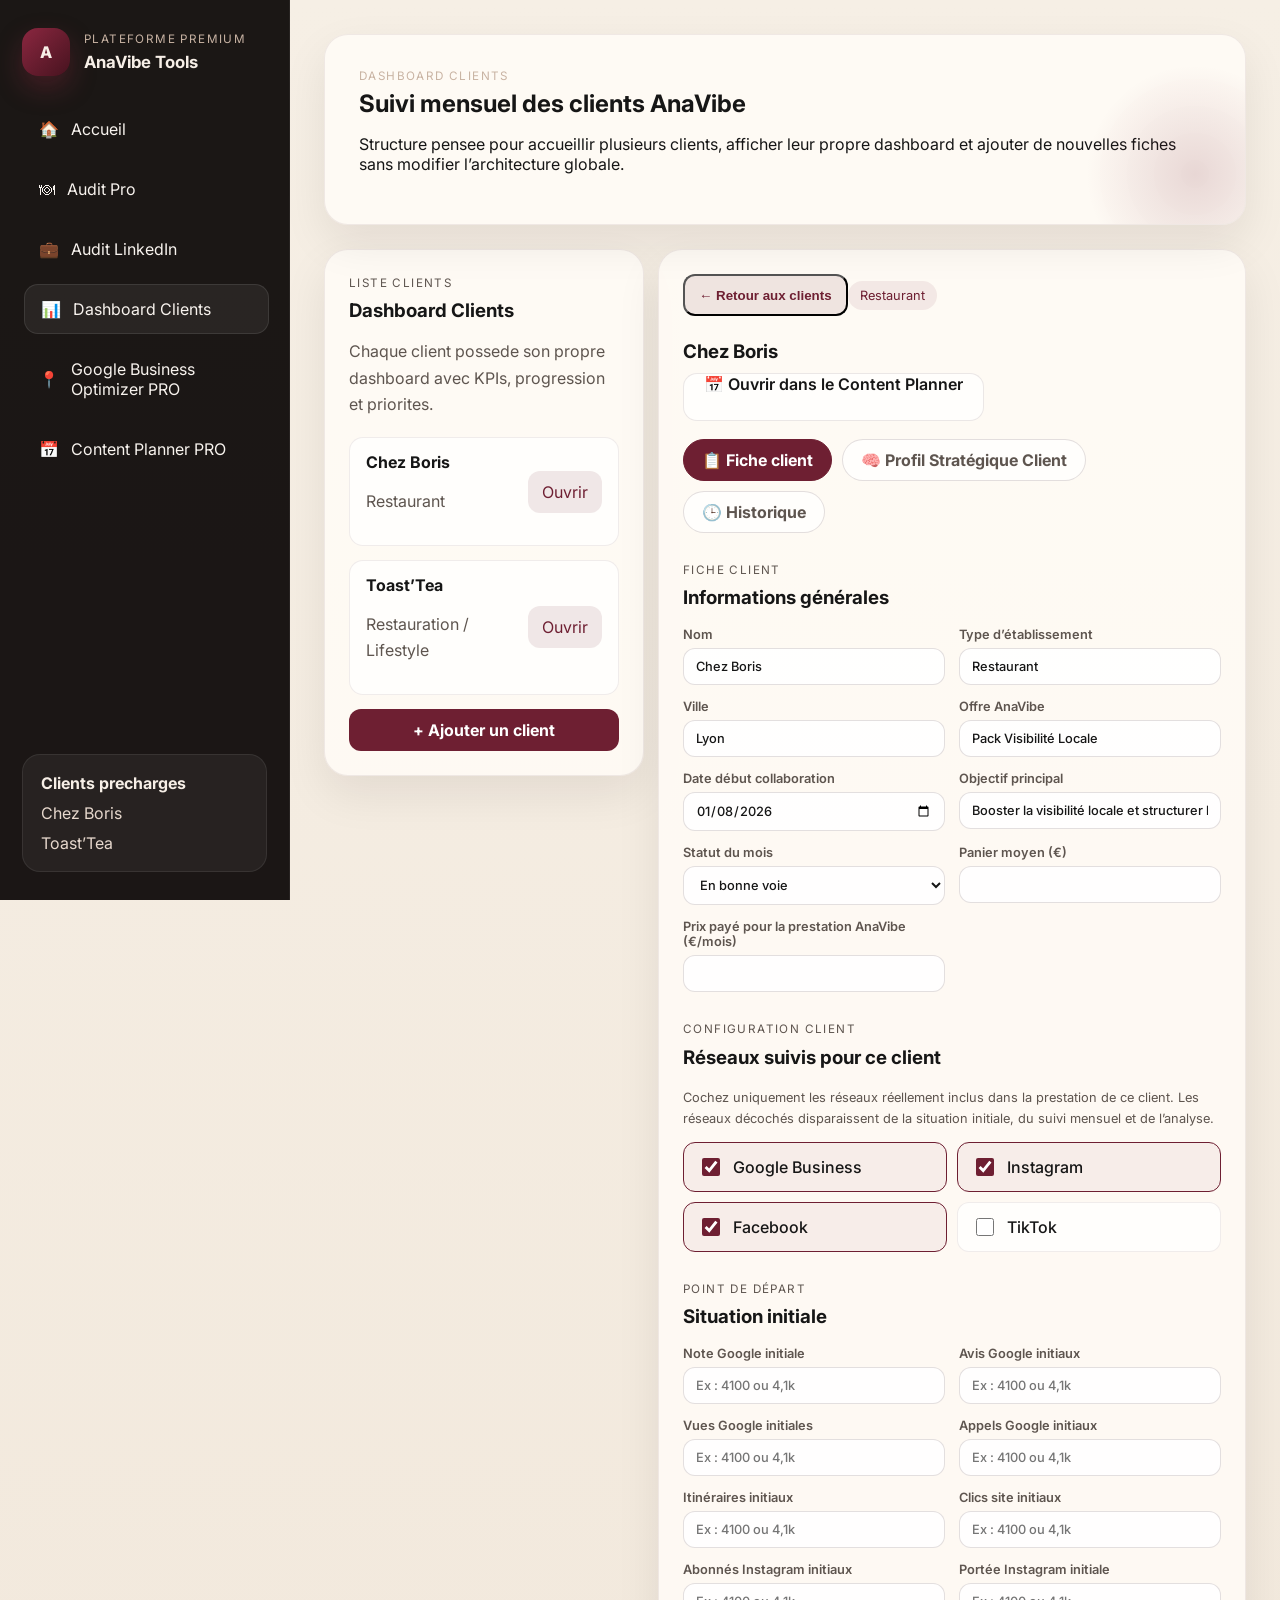
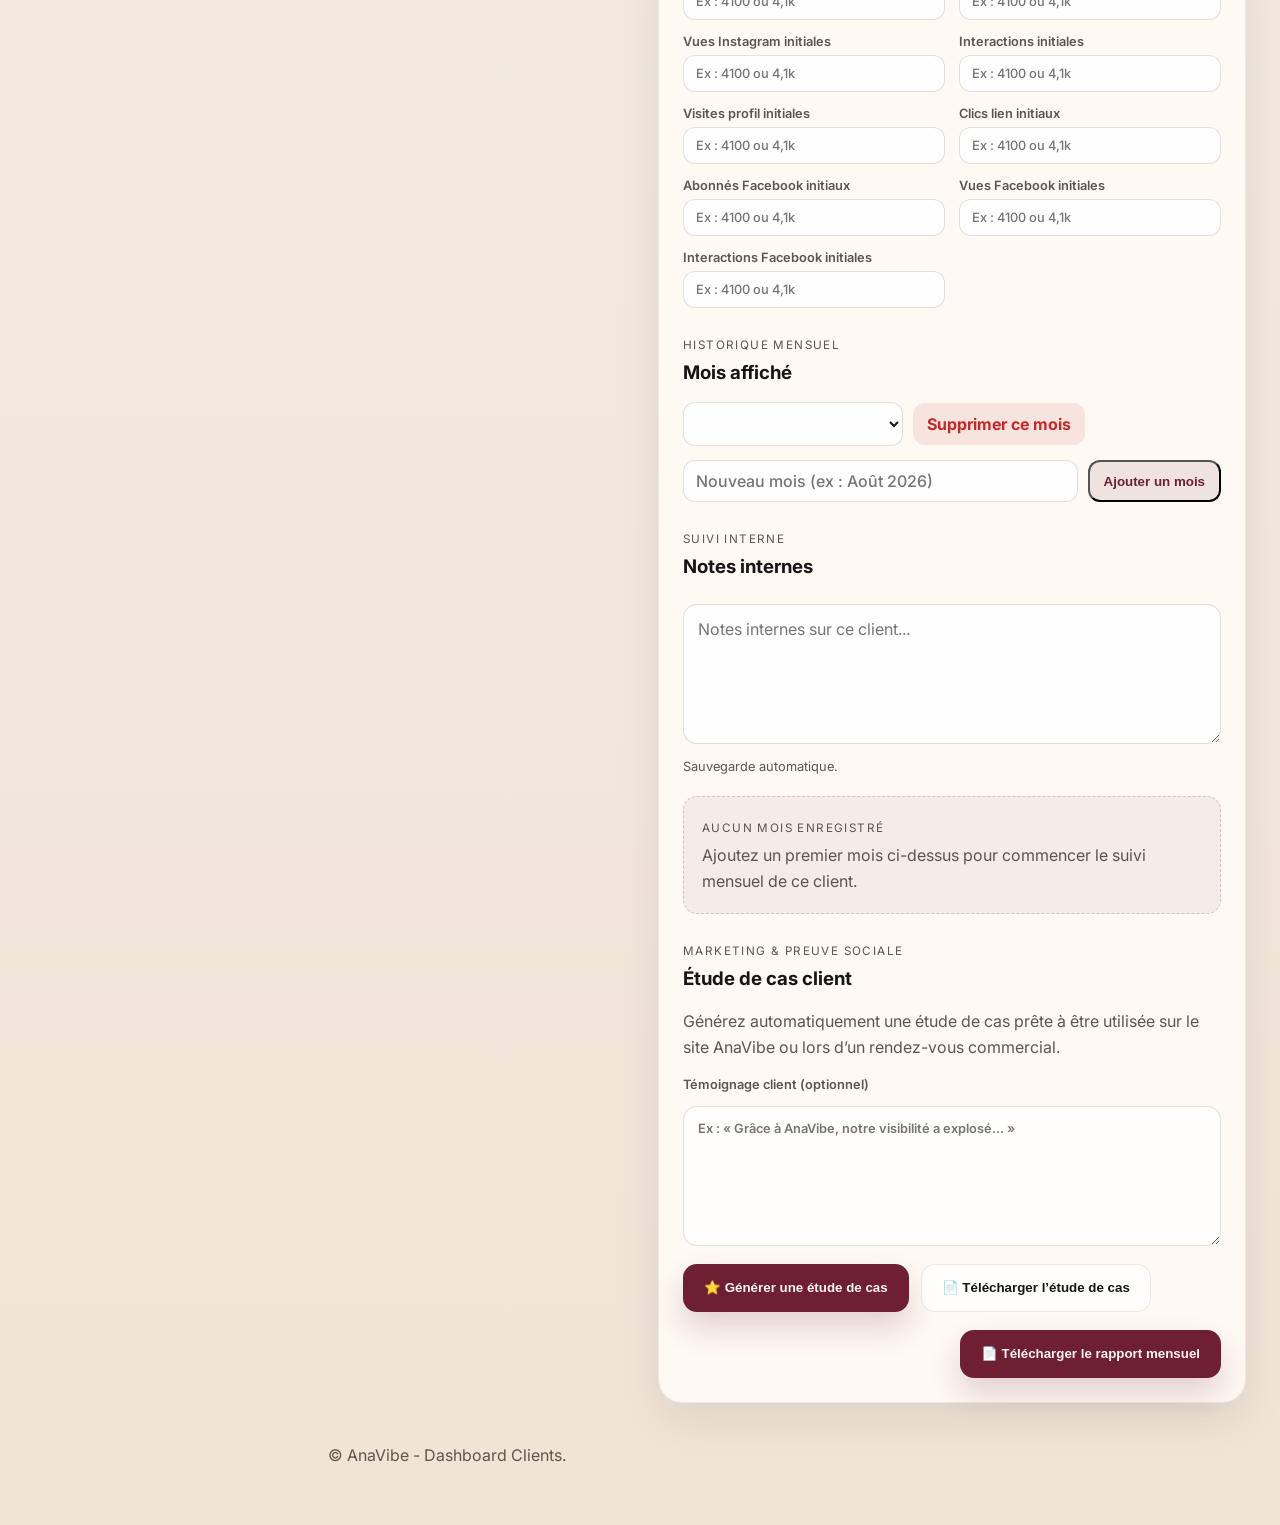
<file: dashboard/index.html>
<!DOCTYPE html>
<html lang="fr">
  <head>
    <meta charset="UTF-8" />
    <meta name="viewport" content="width=device-width, initial-scale=1.0" />
    <title>Dashboard Clients - AnaVibe Tools</title>
    <link rel="preconnect" href="https://fonts.googleapis.com" />
    <link rel="preconnect" href="https://fonts.gstatic.com" crossorigin />
    <link
      href="https://fonts.googleapis.com/css2?family=Inter:wght@400;500;600;700;800&display=swap"
      rel="stylesheet"
    />
    <link rel="stylesheet" href="../style.css" />
  </head>
  <body>
    <div class="app-shell">
      <aside class="sidebar" id="sidebar">
        <div class="brand-block">
          <div class="brand-mark">A</div>
          <div>
            <p class="eyebrow">Plateforme premium</p>
            <h1>AnaVibe Tools</h1>
          </div>
        </div>
        <nav class="side-nav" aria-label="Navigation principale">
          <a class="nav-link" href="../index.html">🏠 <span>Accueil</span></a>
          <a class="nav-link" href="../audit-restaurant/index.html">🍽 <span>Audit Pro</span></a>
          <a class="nav-link" href="../audit-linkedin/index.html">💼 <span>Audit LinkedIn</span></a>
          <a class="nav-link active" href="index.html">📊 <span>Dashboard Clients</span></a>
          <a class="nav-link" href="../google-optimizer/index.html">📍 <span>Google Business Optimizer PRO</span></a>
          <a class="nav-link" href="../content-planner/index.html">📅 <span>Content Planner PRO</span></a>
        </nav>
        <section class="coming-soon-panel">
          <p class="panel-title">Clients precharges</p>
          <ul>
            <li>Chez Boris</li>
            <li>Toast’Tea</li>
          </ul>
        </section>
      </aside>

      <div class="mobile-topbar">
        <button class="menu-toggle" id="menuToggle" aria-label="Ouvrir le menu" aria-expanded="false">
          <span></span><span></span><span></span>
        </button>
        <strong>AnaVibe Tools</strong>
      </div>

      <main class="main-content module-page">
        <header class="module-header card surface-glow">
          <p class="eyebrow">Dashboard Clients</p>
          <h2>Suivi mensuel des clients AnaVibe</h2>
          <p>
            Structure pensee pour accueillir plusieurs clients, afficher leur propre dashboard et ajouter de nouvelles
            fiches sans modifier l’architecture globale.
          </p>
        </header>

        <section class="dashboard-layout">
          <aside class="dashboard-sidebar card">
            <p class="eyebrow">Liste clients</p>
            <h3>Dashboard Clients</h3>
            <p>Chaque client possede son propre dashboard avec KPIs, progression et priorites.</p>
            <div class="dashboard-list" id="clientList"></div>
            <button class="add-client-btn" id="addClientButton">+ Ajouter un client</button>
          </aside>

          <div class="client-stack" id="clientDashboards"></div>
        </section>

        <section class="empty-state card hidden" id="emptyState">
          <p class="eyebrow">Aucun client</p>
          <h3>Ajoutez votre premier client</h3>
          <p>La structure est deja prete pour accueillir de nouveaux comptes AnaVibe.</p>
        </section>

        <footer class="footer">
          <p>© AnaVibe - Dashboard Clients.</p>
        </footer>
      </main>
    </div>

    <div class="overlay" id="overlay"></div>
    <script src="../vendor/jspdf/jspdf.umd.min.js"></script>
    <script src="../script.js"></script>
  </body>
</html>
</file>
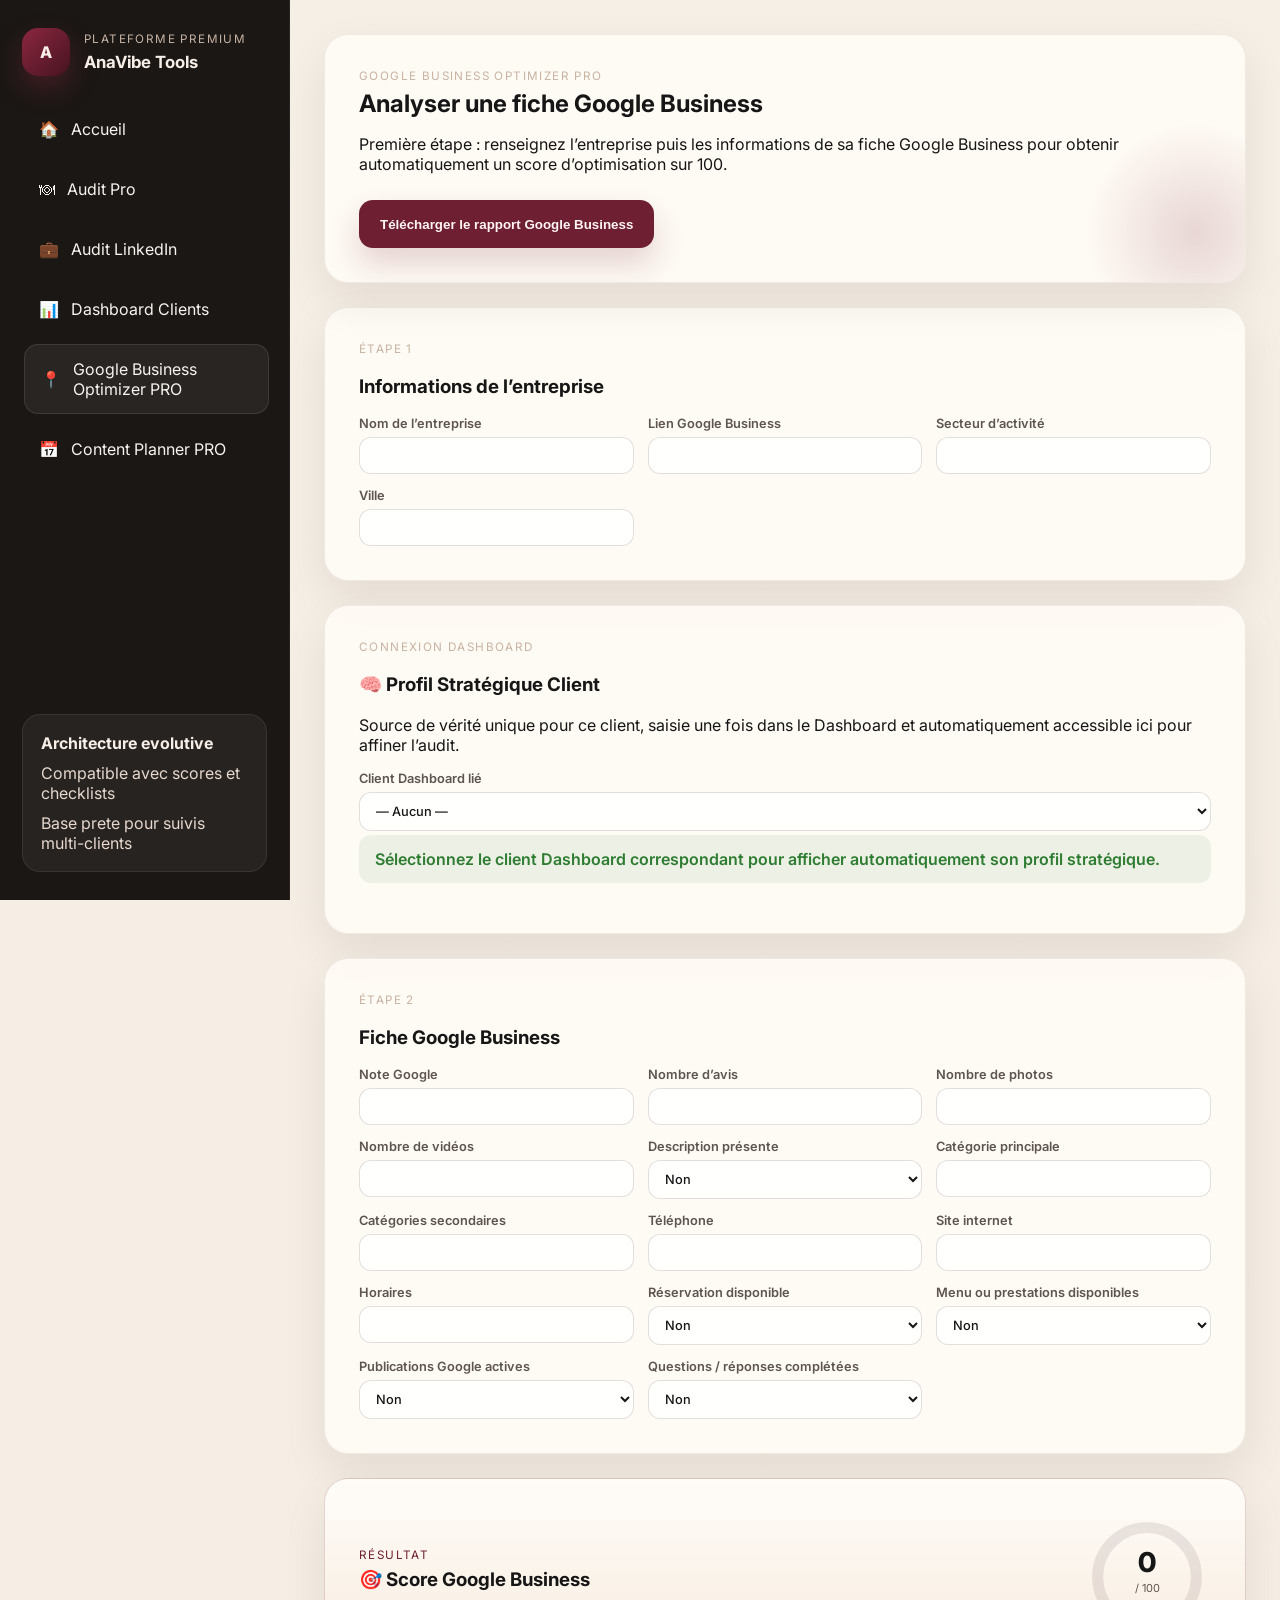
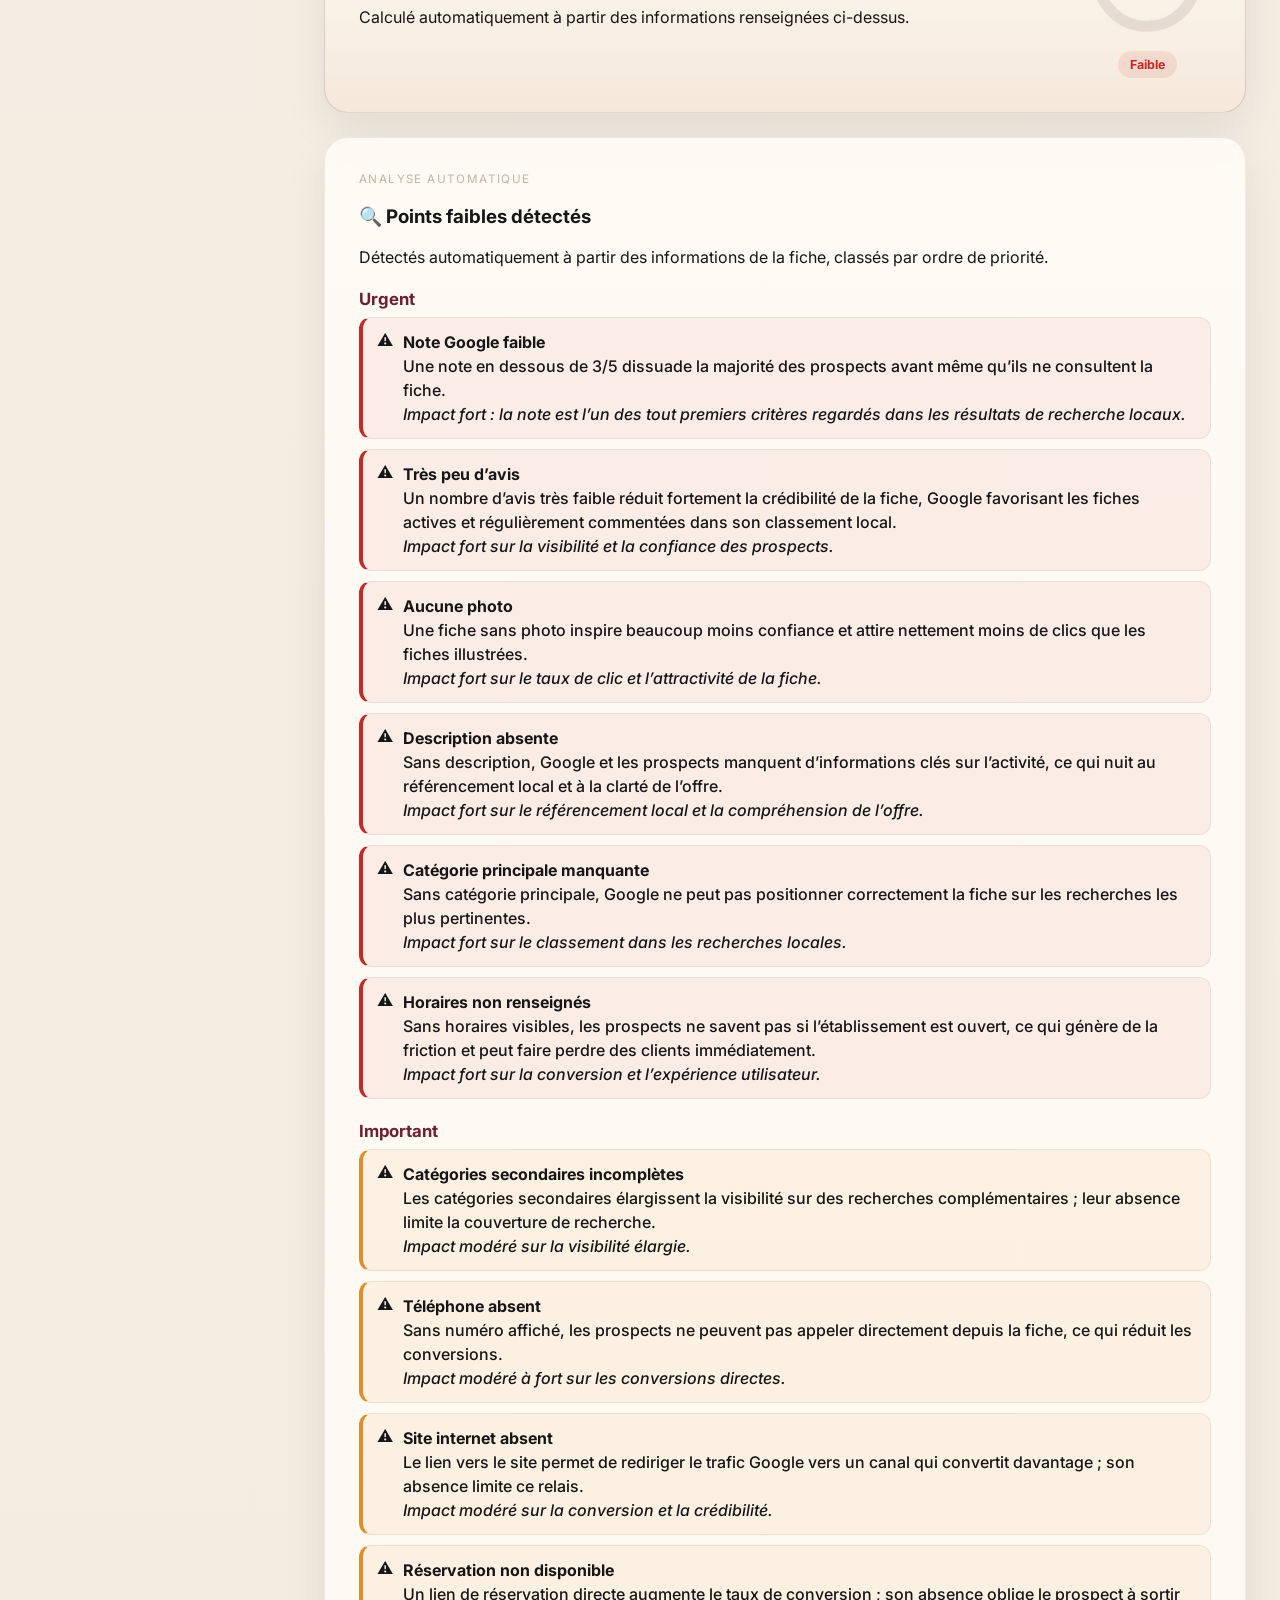
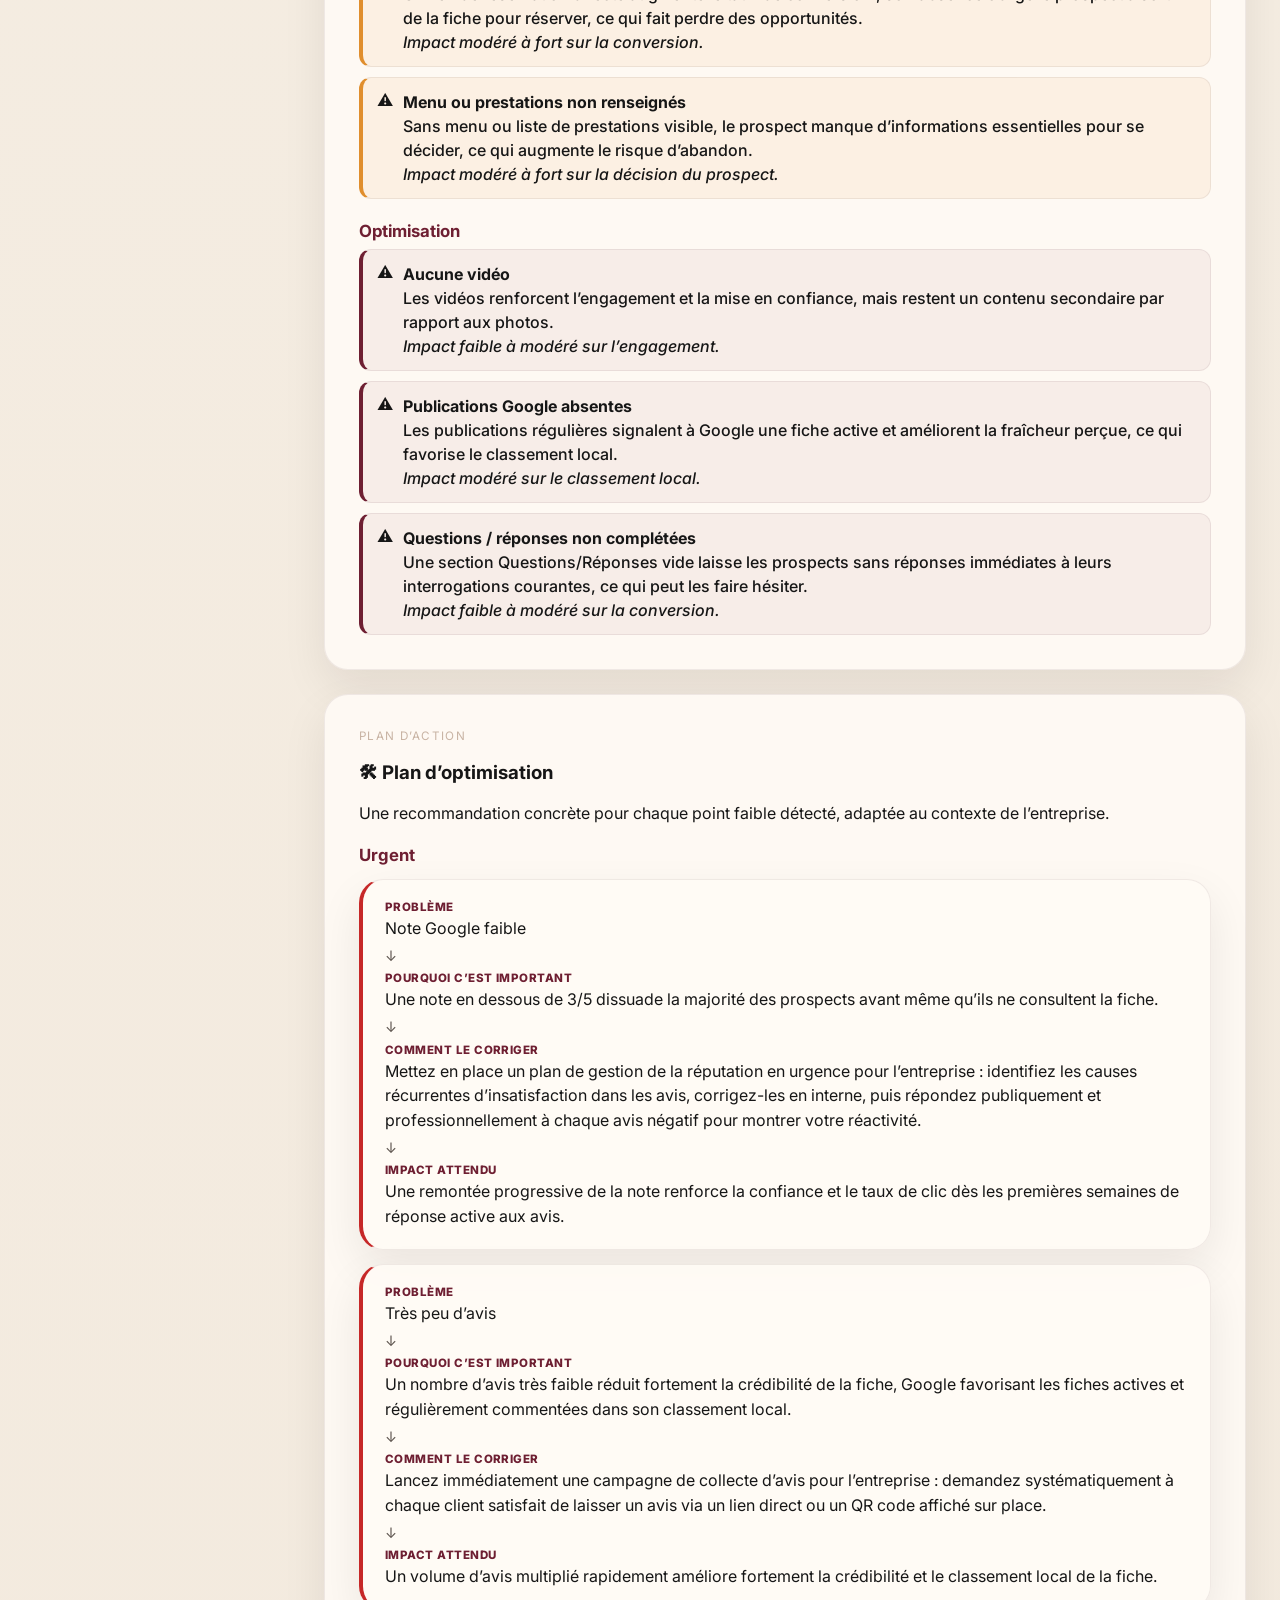
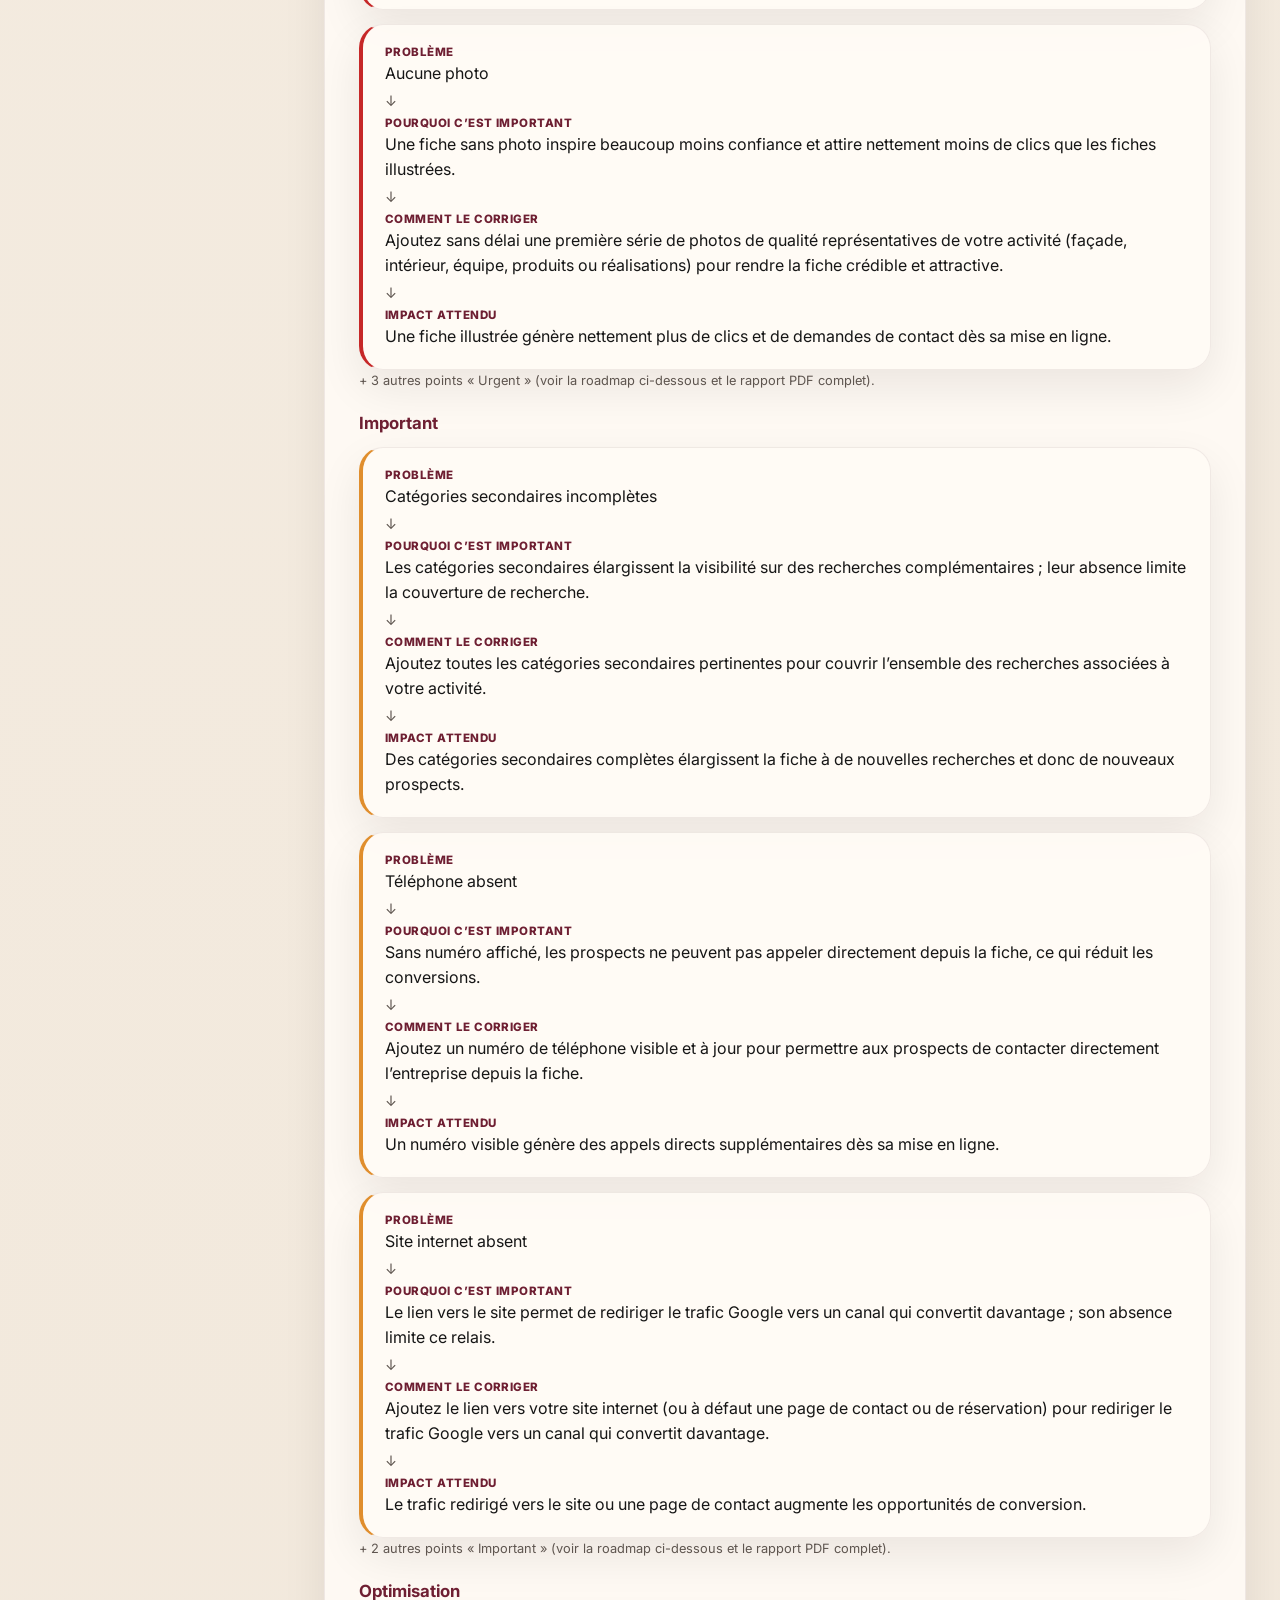
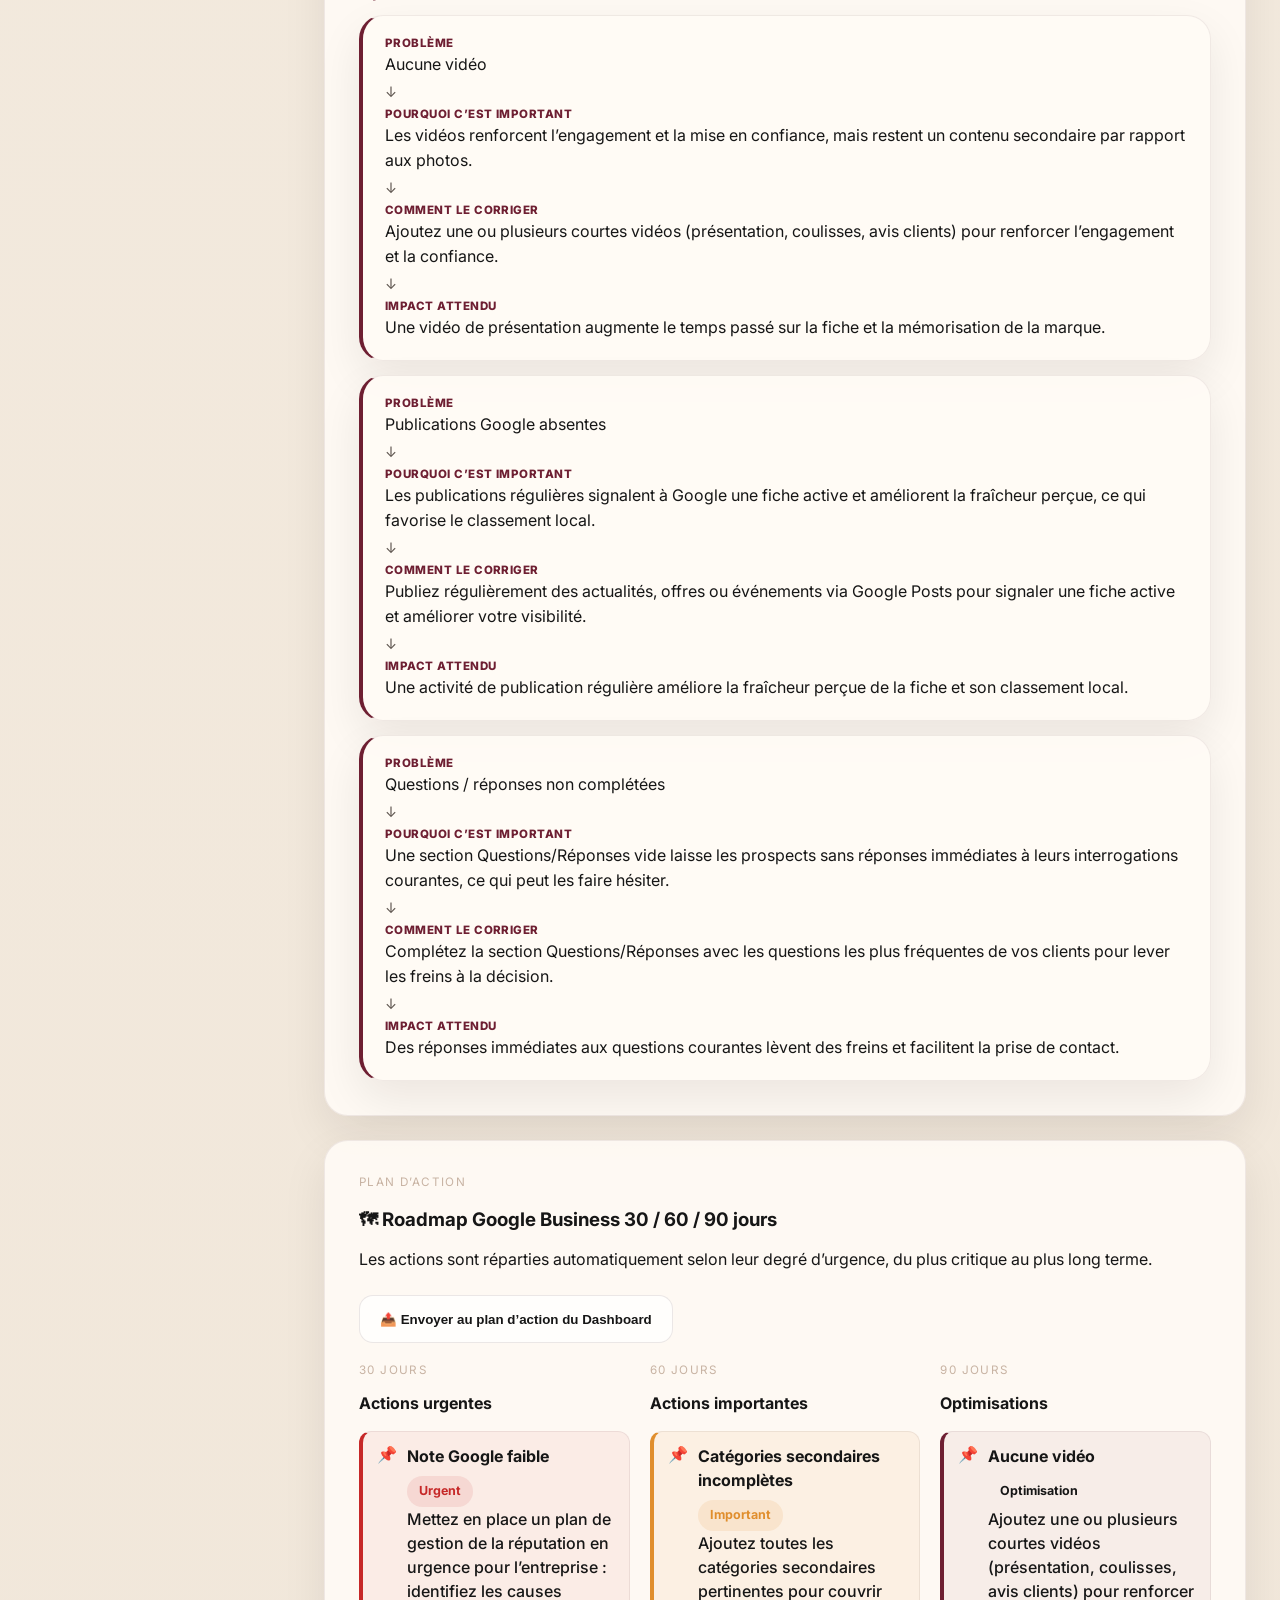
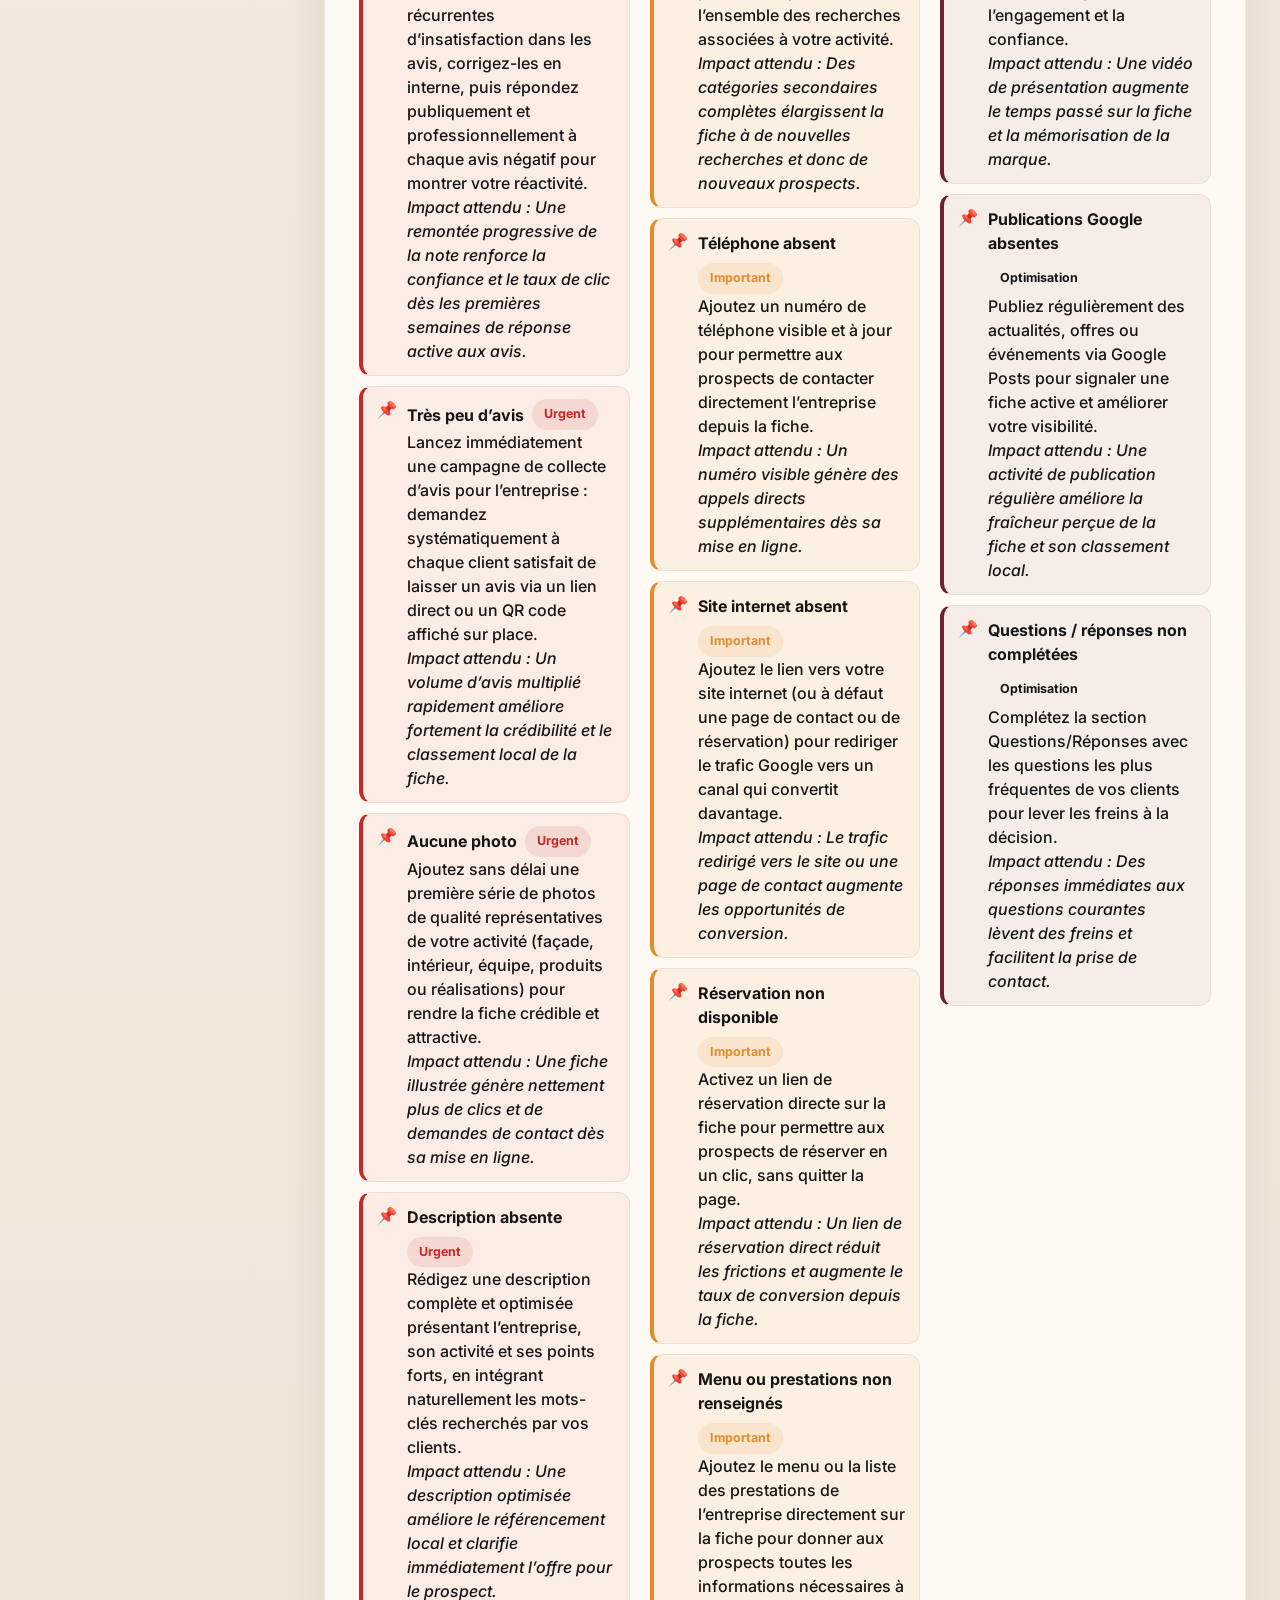
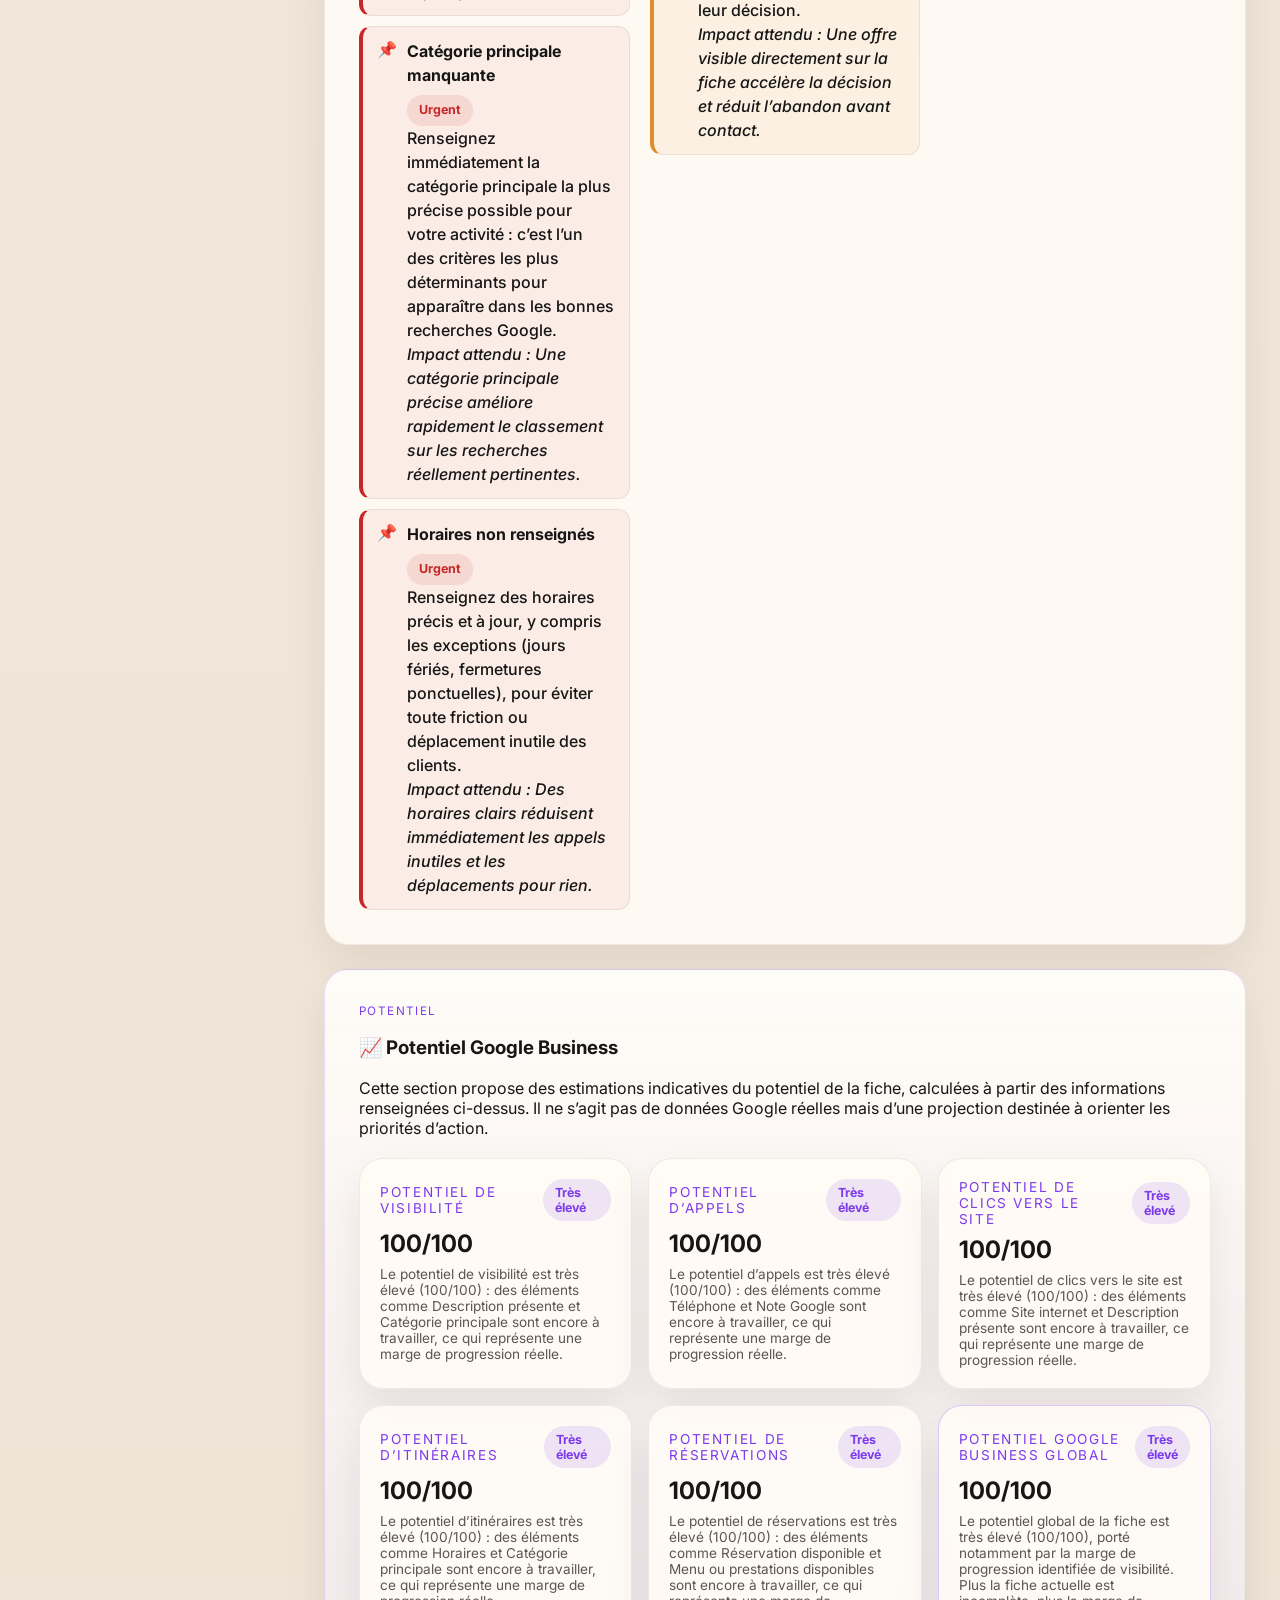
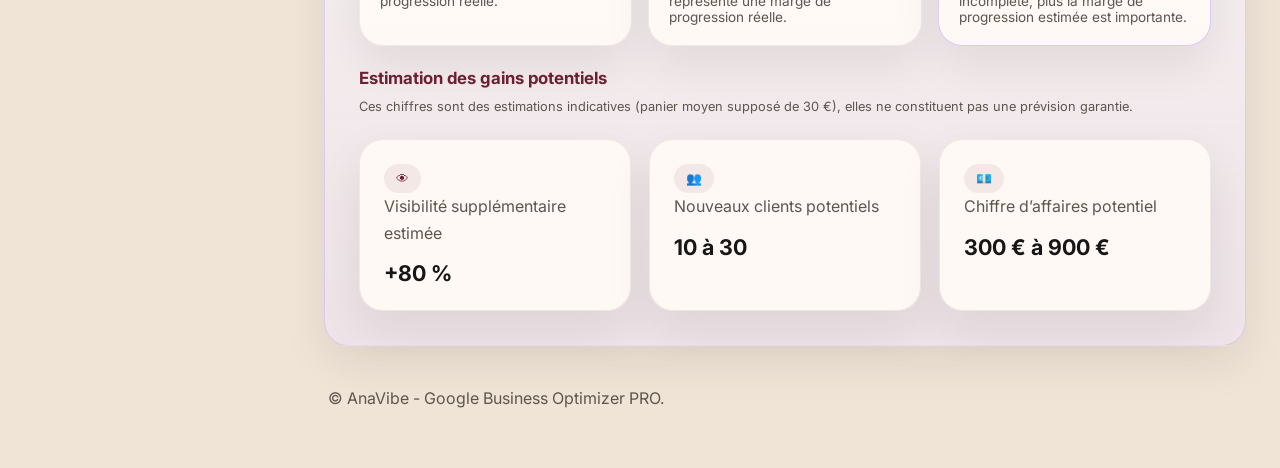
<file: google-optimizer/index.html>
<!DOCTYPE html>
<html lang="fr">
  <head>
    <meta charset="UTF-8" />
    <meta name="viewport" content="width=device-width, initial-scale=1.0" />
    <title>Google Business Optimizer PRO - AnaVibe Tools</title>
    <link rel="preconnect" href="https://fonts.googleapis.com" />
    <link rel="preconnect" href="https://fonts.gstatic.com" crossorigin />
    <link
      href="https://fonts.googleapis.com/css2?family=Inter:wght@400;500;600;700;800&display=swap"
      rel="stylesheet"
    />
    <link rel="stylesheet" href="../style.css" />
  </head>
  <body>
    <div class="app-shell">
      <aside class="sidebar" id="sidebar">
        <div class="brand-block">
          <div class="brand-mark">A</div>
          <div>
            <p class="eyebrow">Plateforme premium</p>
            <h1>AnaVibe Tools</h1>
          </div>
        </div>
        <nav class="side-nav" aria-label="Navigation principale">
          <a class="nav-link" href="../index.html">🏠 <span>Accueil</span></a>
          <a class="nav-link" href="../audit-restaurant/index.html">🍽 <span>Audit Pro</span></a>
          <a class="nav-link" href="../audit-linkedin/index.html">💼 <span>Audit LinkedIn</span></a>
          <a class="nav-link" href="../dashboard/index.html">📊 <span>Dashboard Clients</span></a>
          <a class="nav-link active" href="index.html">📍 <span>Google Business Optimizer PRO</span></a>
          <a class="nav-link" href="../content-planner/index.html">📅 <span>Content Planner PRO</span></a>
        </nav>
        <section class="coming-soon-panel">
          <p class="panel-title">Architecture evolutive</p>
          <ul>
            <li>Compatible avec scores et checklists</li>
            <li>Base prete pour suivis multi-clients</li>
          </ul>
        </section>
      </aside>

      <div class="mobile-topbar">
        <button class="menu-toggle" id="menuToggle" aria-label="Ouvrir le menu" aria-expanded="false">
          <span></span><span></span><span></span>
        </button>
        <strong>AnaVibe Tools</strong>
      </div>

      <main class="main-content module-page">
        <header class="module-header card surface-glow">
          <p class="eyebrow">Google Business Optimizer PRO</p>
          <h2>Analyser une fiche Google Business</h2>
          <p>
            Première étape : renseignez l’entreprise puis les informations de sa fiche Google Business pour obtenir
            automatiquement un score d’optimisation sur 100.
          </p>
          <div class="header-actions">
            <button class="btn btn-primary" id="downloadGoogleOptimizerPdfBtn" type="button">Télécharger le rapport Google Business</button>
          </div>
        </header>

        <section class="card audit-config-card">
          <p class="eyebrow">Étape 1</p>
          <h3>Informations de l’entreprise</h3>
          <div class="field-grid" id="companyFieldsGrid"></div>
        </section>

        <section class="card audit-platform-card" id="googleOptimizerDashboardSection"></section>

        <section class="card audit-config-card">
          <p class="eyebrow">Étape 2</p>
          <h3>Fiche Google Business</h3>
          <div class="field-grid" id="ficheFieldsGrid"></div>
        </section>

        <section class="card audit-platform-card audit-global-score-card">
          <div class="audit-platform-header">
            <div>
              <p class="eyebrow">Résultat</p>
              <h3>🎯 Score Google Business</h3>
              <p>Calculé automatiquement à partir des informations renseignées ci-dessus.</p>
            </div>
            <div class="score-gauge" id="googleOptimizerGauge"></div>
          </div>
        </section>

        <section class="card audit-platform-card" id="googleOptimizerWeaknesses"></section>

        <section class="card audit-platform-card" id="googleOptimizerPlan"></section>

        <section class="card audit-platform-card audit-roadmap-section" id="googleOptimizerRoadmap"></section>

        <section class="card audit-platform-card audit-potential-section" id="googleOptimizerPotential"></section>

        <footer class="footer">
          <p>© AnaVibe - Google Business Optimizer PRO.</p>
        </footer>
      </main>
    </div>

    <div class="overlay" id="overlay"></div>
    <script src="../vendor/jspdf/jspdf.umd.min.js"></script>
    <script src="../script.js"></script>
    <script src="google-optimizer.js"></script>
  </body>
</html>
</file>
<file: style.css>
:root {
  --bg: #f4ede3;
  --surface: #fbf7f1;
  --surface-strong: #fffdf8;
  --text: #161616;
  --text-soft: #5e554f;
  --line: rgba(61, 31, 38, 0.12);
  --primary: #6e1f32;
  --primary-dark: #511524;
  --accent: #d8c3b0;
  --shadow: 0 18px 45px rgba(27, 18, 14, 0.08);
  --radius-xl: 24px;
  --radius-lg: 18px;
  --radius-md: 14px;
  --radius-sm: 12px;
  --sidebar-width: 290px;
  --transition: 220ms ease;
}

* {
  box-sizing: border-box;
}

html {
  scroll-behavior: smooth;
}

body {
  margin: 0;
  font-family: 'Inter', sans-serif;
  background: linear-gradient(180deg, #f6efe5 0%, #efe4d6 100%);
  color: var(--text);
}

a {
  color: inherit;
  text-decoration: none;
}

button,
a {
  transition: transform var(--transition), background var(--transition), border-color var(--transition), color var(--transition), box-shadow var(--transition);
}

.app-shell {
  min-height: 100vh;
  display: flex;
}

.sidebar {
  position: sticky;
  top: 0;
  width: var(--sidebar-width);
  height: 100vh;
  padding: 28px 22px;
  background: rgba(15, 11, 10, 0.95);
  color: #f7efe7;
  display: flex;
  flex-direction: column;
  gap: 28px;
  border-right: 1px solid rgba(255, 255, 255, 0.06);
}

.brand-block {
  display: flex;
  align-items: center;
  gap: 14px;
}

.brand-mark {
  width: 48px;
  height: 48px;
  border-radius: 16px;
  display: grid;
  place-items: center;
  background: linear-gradient(135deg, #8b2740, #47131f);
  font-weight: 800;
  box-shadow: 0 12px 26px rgba(139, 39, 64, 0.35);
}

.brand-block h1,
.mobile-topbar strong {
  margin: 0;
  font-size: 1.05rem;
}

.eyebrow {
  margin: 0 0 6px;
  font-size: 0.73rem;
  letter-spacing: 0.12em;
  text-transform: uppercase;
  color: #c8b3a3;
}

.side-nav {
  display: flex;
  flex-direction: column;
  gap: 10px;
}

.nav-link {
  display: flex;
  align-items: center;
  gap: 12px;
  padding: 14px 16px;
  border-radius: 14px;
  color: #f8f3ee;
  background: transparent;
  border: 1px solid transparent;
}

.nav-link:hover,
.nav-link.active {
  background: rgba(255, 255, 255, 0.06);
  border-color: rgba(255, 255, 255, 0.1);
  transform: translateX(2px);
}

.coming-soon-panel {
  margin-top: auto;
  padding: 18px;
  border-radius: 18px;
  background: rgba(255, 255, 255, 0.05);
  border: 1px solid rgba(255, 255, 255, 0.08);
}

.panel-title {
  margin: 0 0 10px;
  font-weight: 700;
}

.coming-soon-panel ul {
  list-style: none;
  padding: 0;
  margin: 0;
  display: grid;
  gap: 10px;
  color: #e7d8cd;
}

.mobile-topbar {
  display: none;
  position: sticky;
  top: 0;
  z-index: 20;
  align-items: center;
  justify-content: space-between;
  padding: 16px 18px;
  background: rgba(15, 11, 10, 0.95);
  color: #fff7f0;
  backdrop-filter: blur(14px);
}

.menu-toggle {
  width: 48px;
  height: 48px;
  border-radius: 14px;
  border: 1px solid rgba(255, 255, 255, 0.12);
  background: rgba(255, 255, 255, 0.04);
  display: inline-flex;
  flex-direction: column;
  justify-content: center;
  gap: 5px;
  padding: 0 12px;
  cursor: pointer;
}

.menu-toggle span {
  display: block;
  height: 2px;
  width: 100%;
  background: #fff;
  border-radius: 999px;
}

.main-content {
  flex: 1;
  padding: 34px;
}

.card {
  background: rgba(255, 251, 246, 0.9);
  border: 1px solid rgba(61, 31, 38, 0.08);
  border-radius: var(--radius-xl);
  box-shadow: var(--shadow);
}

.surface-glow {
  position: relative;
  overflow: hidden;
}

.surface-glow::after {
  content: '';
  position: absolute;
  inset: auto -60px -60px auto;
  width: 220px;
  height: 220px;
  background: radial-gradient(circle, rgba(110, 31, 50, 0.16) 0%, rgba(110, 31, 50, 0) 70%);
}

.hero-section {
  padding: 38px;
  display: grid;
  grid-template-columns: minmax(0, 1.5fr) minmax(260px, 0.8fr);
  gap: 24px;
  align-items: center;
}

.hero-section h2 {
  margin: 0;
  font-size: clamp(2.1rem, 4vw, 3.8rem);
  line-height: 1;
}

.hero-subtitle,
.section-text,
.tool-card p,
.client-preview p,
.module-content p,
.client-dashboard-card p,
.empty-state p,
.dashboard-sidebar p {
  color: var(--text-soft);
  line-height: 1.65;
}

.hero-actions,
.section-heading,
.client-preview-grid,
.dashboard-layout,
.dashboard-list,
.client-stack,
.header-actions,
.module-cards {
  display: flex;
  gap: 14px;
}

.hero-actions,
.header-actions {
  flex-wrap: wrap;
  margin-top: 26px;
}

.btn {
  display: inline-flex;
  align-items: center;
  justify-content: center;
  min-height: 48px;
  padding: 0 20px;
  border-radius: 14px;
  font-weight: 600;
  border: 1px solid transparent;
}

.btn-primary {
  background: var(--primary);
  color: #fff5f5;
  box-shadow: 0 16px 30px rgba(110, 31, 50, 0.18);
}

.btn-primary:hover {
  background: var(--primary-dark);
  transform: translateY(-2px);
}

.btn-secondary {
  background: rgba(255, 255, 255, 0.72);
  color: var(--text);
  border-color: rgba(61, 31, 38, 0.1);
}

.btn-secondary:hover {
  transform: translateY(-2px);
  background: #fff;
}

.hero-stats {
  display: grid;
  gap: 14px;
}

.stat-card {
  padding: 20px;
  border-radius: 18px;
  background: linear-gradient(180deg, rgba(255, 253, 249, 0.95), rgba(244, 234, 224, 0.95));
  border: 1px solid rgba(61, 31, 38, 0.08);
}

.stat-label,
.badge,
.client-chip,
.kpi-label,
.progress-label {
  display: inline-flex;
  align-items: center;
  gap: 8px;
  font-size: 0.8rem;
  color: var(--primary);
  background: rgba(110, 31, 50, 0.08);
  border-radius: 999px;
  padding: 7px 12px;
}

.stat-card strong {
  display: block;
  margin-top: 14px;
  font-size: 1.5rem;
}

.section-block {
  margin-top: 28px;
}

.section-heading {
  align-items: end;
  justify-content: space-between;
  margin-bottom: 18px;
}

.section-heading h3,
.tool-card h4,
.client-preview h4,
.module-header h2,
.client-dashboard-card h3,
.dashboard-sidebar h3,
.empty-state h3 {
  margin: 6px 0 0;
}

.tool-grid,
.client-preview-grid,
.module-cards,
.kpi-grid,
.progress-grid {
  display: grid;
  gap: 18px;
}

.tool-grid {
  grid-template-columns: repeat(3, minmax(0, 1fr));
}

.tool-card,
.client-preview,
.module-card,
.client-dashboard-card,
.kpi-card,
.progress-card,
.empty-state {
  padding: 24px;
}

.tool-card:hover,
.client-preview:hover,
.module-card:hover,
.client-dashboard-card:hover,
.kpi-card:hover,
.progress-card:hover {
  transform: translateY(-4px);
}

.tool-icon {
  width: 54px;
  height: 54px;
  border-radius: 18px;
  display: grid;
  place-items: center;
  background: linear-gradient(135deg, rgba(110, 31, 50, 0.16), rgba(216, 195, 176, 0.4));
  font-size: 1.45rem;
  margin-bottom: 18px;
}

.muted-card {
  background: rgba(246, 238, 228, 0.75);
}

.inline-link {
  color: var(--primary);
  font-weight: 700;
}

.footer {
  padding: 26px 4px 10px;
  color: var(--text-soft);
}

.module-page {
  width: min(1200px, 100%);
  margin: 0 auto;
}

.module-header {
  padding: 34px;
  margin-bottom: 24px;
}

.dashboard-layout {
  align-items: flex-start;
}

.dashboard-sidebar {
  width: 320px;
  flex: 0 0 320px;
  padding: 24px;
}

.dashboard-list {
  flex-direction: column;
  margin-top: 20px;
}

.client-item {
  display: flex;
  justify-content: space-between;
  align-items: center;
  gap: 12px;
  padding: 14px 16px;
  border-radius: 14px;
  background: rgba(255, 255, 255, 0.72);
  border: 1px solid rgba(61, 31, 38, 0.08);
}

.client-item button,
.add-client-btn {
  border: none;
  cursor: pointer;
  font: inherit;
}

.client-open-btn,
.add-client-btn {
  min-height: 42px;
  padding: 0 14px;
  border-radius: 12px;
  background: rgba(110, 31, 50, 0.1);
  color: var(--primary);
  font-weight: 700;
}

.add-client-btn {
  width: 100%;
  margin-top: 14px;
  background: var(--primary);
  color: #fff;
}

.client-stack {
  flex: 1;
  flex-direction: column;
}

.client-dashboard-card.hidden,
.empty-state.hidden {
  display: none;
}

.kpi-grid {
  grid-template-columns: repeat(3, minmax(0, 1fr));
  margin-top: 22px;
}

.kpi-card strong,
.progress-card strong {
  display: block;
  margin-top: 14px;
  font-size: 1.35rem;
}

.progress-grid {
  grid-template-columns: repeat(3, minmax(0, 1fr));
  margin-top: 18px;
}

.progress-track {
  height: 10px;
  margin-top: 18px;
  background: rgba(110, 31, 50, 0.08);
  border-radius: 999px;
  overflow: hidden;
}

.progress-fill {
  display: block;
  height: 100%;
  border-radius: 999px;
  background: linear-gradient(90deg, var(--primary), #b64d69);
}

.module-cards {
  flex-wrap: wrap;
}

.module-card {
  flex: 1 1 280px;
}

.overlay {
  position: fixed;
  inset: 0;
  background: rgba(0, 0, 0, 0.36);
  opacity: 0;
  pointer-events: none;
  transition: opacity var(--transition);
}

.overlay.visible {
  opacity: 1;
  pointer-events: auto;
}

@media (max-width: 1100px) {
  .tool-grid,
  .kpi-grid,
  .progress-grid {
    grid-template-columns: repeat(2, minmax(0, 1fr));
  }

  .hero-section,
  .dashboard-layout {
    grid-template-columns: 1fr;
    display: grid;
  }

  .dashboard-sidebar {
    width: 100%;
    flex-basis: auto;
  }
}

@media (max-width: 860px) {
  .sidebar {
    position: fixed;
    left: 0;
    transform: translateX(-100%);
    z-index: 30;
    transition: transform var(--transition);
  }

  .sidebar.open {
    transform: translateX(0);
  }

  .mobile-topbar {
    display: flex;
  }

  .app-shell {
    display: block;
  }

  .main-content {
    padding: 20px;
  }

  .hero-section,
  .module-header,
  .tool-card,
  .client-preview,
  .module-card,
  .client-dashboard-card,
  .dashboard-sidebar,
  .empty-state {
    padding: 22px;
  }
}

@media (max-width: 640px) {
  .tool-grid,
  .client-preview-grid,
  .kpi-grid,
  .progress-grid {
    grid-template-columns: 1fr;
  }

  .section-heading,
  .hero-actions {
    flex-direction: column;
    align-items: stretch;
  }

  .hero-section h2 {
    font-size: 2.4rem;
  }

  .main-content {
    padding: 16px;
  }
}

.field-grid {
  display: grid;
  grid-template-columns: repeat(auto-fill, minmax(220px, 1fr));
  gap: 14px;
  margin-top: 4px;
}

.field-item {
  display: flex;
  flex-direction: column;
  gap: 6px;
  font-size: 0.8rem;
  color: var(--text-soft);
  font-weight: 600;
}

.field-input,
.inline-add-form input {
  font: inherit;
  font-weight: 500;
  color: var(--text);
  padding: 10px 12px;
  border-radius: var(--radius-sm);
  border: 1px solid rgba(61, 31, 38, 0.14);
  background: rgba(255, 255, 255, 0.85);
}

.field-input:focus,
.inline-add-form input:focus,
.notes-textarea:focus,
.status-select:focus {
  outline: none;
  border-color: var(--primary);
  box-shadow: 0 0 0 3px rgba(110, 31, 50, 0.12);
}

.checklist,
.action-list {
  display: flex;
  flex-direction: column;
  gap: 10px;
  margin-top: 4px;
}

.checklist-item,
.action-item {
  display: flex;
  align-items: center;
  justify-content: space-between;
  gap: 12px;
  padding: 12px 14px;
  border-radius: var(--radius-sm);
  background: rgba(255, 255, 255, 0.72);
  border: 1px solid rgba(61, 31, 38, 0.08);
}

.checklist-item label {
  display: flex;
  align-items: center;
  gap: 10px;
  font-weight: 500;
}

.checklist-item.done span {
  text-decoration: line-through;
  color: var(--text-soft);
}

.action-item .action-label {
  flex: 1;
  font-weight: 500;
}

.status-select {
  font: inherit;
  font-weight: 600;
  padding: 8px 10px;
  border-radius: 999px;
  border: 1px solid rgba(61, 31, 38, 0.14);
  background: rgba(110, 31, 50, 0.08);
  color: var(--primary);
}

.remove-item-btn {
  border: none;
  background: transparent;
  color: var(--text-soft);
  cursor: pointer;
  font-size: 1rem;
  line-height: 1;
  padding: 4px;
}

.remove-item-btn:hover {
  color: var(--primary);
}

.inline-add-form {
  display: flex;
  gap: 10px;
  margin-top: 14px;
  flex-wrap: wrap;
}

.inline-add-form input {
  flex: 1;
  min-width: 180px;
}

.objective-add-form select,
.objective-add-form input[name="baseline"],
.objective-add-form input[name="target"],
.objective-add-form input[name="deadline"] {
  flex: 1;
  min-width: 140px;
}

.objective-item {
  flex-direction: column;
  align-items: stretch;
}

.objective-row-header {
  display: flex;
  align-items: center;
  justify-content: space-between;
  gap: 12px;
}

.objective-meta {
  font-size: 0.82rem;
  color: var(--text-soft);
  padding-left: 26px;
}

.notes-textarea {
  width: 100%;
  min-height: 140px;
  margin-top: 8px;
  padding: 14px;
  border-radius: var(--radius-md);
  border: 1px solid rgba(61, 31, 38, 0.14);
  background: rgba(255, 255, 255, 0.85);
  font: inherit;
  color: var(--text);
  resize: vertical;
}

.notes-hint {
  margin-top: 8px;
  font-size: 0.8rem;
  color: var(--text-soft);
}

.report-editor-item {
  margin-top: 20px;
}

.report-editor-item h4 {
  margin-bottom: 0;
}

.report-editor-textarea {
  min-height: 90px;
}

.report-reset-btn {
  margin-top: 6px;
  padding: 0;
  border: none;
  background: none;
  font: inherit;
  font-size: 0.8rem;
  color: var(--text-soft);
  text-decoration: underline;
  cursor: pointer;
}

.report-reset-btn:hover {
  color: var(--text);
}

.month-selector-row {
  margin-top: 4px;
  display: flex;
  align-items: center;
  gap: 10px;
  flex-wrap: wrap;
}

.month-select {
  font: inherit;
  font-weight: 600;
  color: var(--text);
  padding: 10px 14px;
  border-radius: var(--radius-sm);
  border: 1px solid rgba(61, 31, 38, 0.14);
  background: rgba(255, 255, 255, 0.85);
  min-width: 220px;
}

.month-delete-btn {
  min-height: 42px;
  padding: 0 14px;
  border-radius: 12px;
  border: none;
  cursor: pointer;
  font: inherit;
  font-weight: 700;
  background: rgba(198, 40, 40, 0.1);
  color: #c62828;
}

.month-delete-btn:hover {
  background: rgba(198, 40, 40, 0.18);
}

.month-select:focus {
  outline: none;
  border-color: var(--primary);
  box-shadow: 0 0 0 3px rgba(110, 31, 50, 0.12);
}

.no-months-state {
  margin-top: 18px;
  padding: 18px;
  border-radius: var(--radius-md);
  background: rgba(110, 31, 50, 0.06);
  border: 1px dashed rgba(61, 31, 38, 0.18);
}

.no-months-state p {
  color: var(--text-soft);
  margin: 4px 0 0;
}

.comparison-scroll {
  margin-top: 16px;
  overflow-x: auto;
}

.comparison-table {
  width: 100%;
  border-collapse: collapse;
  min-width: 720px;
}

.comparison-table th,
.comparison-table td {
  text-align: left;
  padding: 10px 12px;
  border-bottom: 1px solid rgba(61, 31, 38, 0.08);
  font-size: 0.85rem;
  white-space: nowrap;
}

.comparison-table th {
  text-transform: uppercase;
  letter-spacing: 0.02em;
  font-size: 0.72rem;
  color: var(--text-soft);
  font-weight: 700;
}

.comparison-table td:first-child,
.comparison-table th:first-child {
  white-space: normal;
  font-weight: 600;
}

.comparison-current {
  font-weight: 700;
  color: var(--text);
}

.evolution-badge {
  display: inline-flex;
  align-items: center;
  font-size: 0.78rem;
  font-weight: 700;
  padding: 6px 10px;
  border-radius: 999px;
  background: rgba(110, 31, 50, 0.08);
  color: var(--text-soft);
}

.evolution-badge.positive {
  background: rgba(46, 125, 50, 0.12);
  color: #2e7d32;
}

.evolution-badge.negative {
  background: rgba(198, 40, 40, 0.1);
  color: #c62828;
}

.evolution-badge.neutral {
  background: rgba(94, 85, 79, 0.1);
  color: var(--text-soft);
}

.summary-card .evolution-badge {
  margin-top: 12px;
}

.analysis-subsection {
  margin-top: 22px;
}

.analysis-subsection:first-child {
  margin-top: 0;
}

.analysis-subsection h4 {
  margin: 0 0 8px;
  font-size: 1.05rem;
  color: var(--primary);
}

.analysis-subsection p {
  color: var(--text-soft);
  line-height: 1.65;
  margin: 0;
}

.analysis-list {
  margin: 8px 0 0;
  padding-left: 20px;
  color: var(--text-soft);
  line-height: 1.65;
}

.analysis-list li {
  margin-bottom: 6px;
}

.insight-list {
  display: flex;
  flex-direction: column;
  gap: 10px;
  margin-top: 4px;
}

.insight-item {
  display: flex;
  align-items: flex-start;
  gap: 10px;
  padding: 12px 14px;
  border-radius: var(--radius-sm);
  border: 1px solid rgba(61, 31, 38, 0.08);
  border-left: 4px solid rgba(61, 31, 38, 0.15);
  background: rgba(255, 255, 255, 0.72);
}

.insight-item .insight-icon {
  font-size: 1rem;
  line-height: 1.3;
}

.insight-item .insight-text {
  color: var(--text);
  font-weight: 500;
  line-height: 1.5;
}

.insight-item.tone-high {
  border-left-color: #c62828;
  background: rgba(198, 40, 40, 0.06);
}

.insight-item.tone-medium {
  border-left-color: #e08e2d;
  background: rgba(224, 142, 45, 0.08);
}

.insight-item.tone-positive {
  border-left-color: #2e7d32;
  background: rgba(46, 125, 50, 0.06);
}

.insight-item.tone-neutral {
  border-left-color: var(--primary);
  background: rgba(110, 31, 50, 0.05);
}

.insight-empty {
  margin-top: 4px;
  padding: 14px 16px;
  border-radius: var(--radius-sm);
  background: rgba(46, 125, 50, 0.08);
  color: #2e7d32;
  font-weight: 600;
}

.report-export-block {
  display: flex;
  justify-content: flex-end;
  margin-top: 18px;
}

.report-export-btn {
  cursor: pointer;
}

.audit-config-card {
  padding: 34px;
  margin-top: 24px;
}

.activity-type-grid {
  display: grid;
  grid-template-columns: repeat(auto-fill, minmax(150px, 1fr));
  gap: 12px;
  margin-top: 4px;
}

.activity-type-option {
  display: flex;
  flex-direction: column;
  align-items: center;
  gap: 8px;
  padding: 18px 12px;
  border-radius: var(--radius-md);
  border: 1px solid rgba(61, 31, 38, 0.14);
  background: rgba(255, 255, 255, 0.72);
  cursor: pointer;
  text-align: center;
  font: inherit;
  font-weight: 600;
  color: var(--text-soft);
}

.activity-type-option .activity-icon {
  font-size: 1.6rem;
}

.activity-type-option:hover {
  border-color: var(--primary);
  transform: translateY(-2px);
}

.activity-type-option.selected {
  border-color: var(--primary);
  background: rgba(110, 31, 50, 0.08);
  color: var(--primary);
  box-shadow: 0 10px 20px rgba(110, 31, 50, 0.12);
}

.platform-checklist {
  display: grid;
  grid-template-columns: repeat(auto-fill, minmax(200px, 1fr));
  gap: 10px;
  margin-top: 12px;
}

.platform-option {
  display: flex;
  align-items: center;
  gap: 10px;
  padding: 12px 14px;
  border-radius: var(--radius-sm);
  background: rgba(255, 255, 255, 0.72);
  border: 1px solid rgba(61, 31, 38, 0.08);
  font-weight: 500;
  cursor: pointer;
}

.platform-option input {
  width: 18px;
  height: 18px;
  accent-color: var(--primary);
}

.platform-option .platform-icon {
  font-size: 1.1rem;
}

.platform-option.checked {
  border-color: var(--primary);
  background: rgba(110, 31, 50, 0.05);
}

.audit-platform-card {
  padding: 34px;
  margin-top: 24px;
}

.audit-platform-header {
  display: flex;
  align-items: center;
  justify-content: space-between;
  gap: 20px;
  flex-wrap: wrap;
}

.audit-platform-header h3 {
  margin: 6px 0 0;
}

.score-gauge {
  display: flex;
  flex-direction: column;
  align-items: center;
  gap: 10px;
}

.score-gauge-svg {
  width: 128px;
  height: 128px;
}

.gauge-track {
  fill: none;
  stroke: rgba(61, 31, 38, 0.1);
  stroke-width: 12;
}

.gauge-progress {
  fill: none;
  stroke-width: 12;
  stroke-linecap: round;
  transform: rotate(-90deg);
  transform-origin: 70px 70px;
  transition: stroke-dashoffset 500ms ease, stroke 500ms ease;
}

.gauge-score-value {
  font-family: 'Inter', sans-serif;
  font-size: 30px;
  font-weight: 800;
  fill: var(--text);
}

.gauge-score-suffix {
  font-family: 'Inter', sans-serif;
  font-size: 12px;
  fill: var(--text-soft);
}

.gauge-status-badge {
  display: inline-flex;
  align-items: center;
  font-size: 0.78rem;
  font-weight: 700;
  padding: 6px 12px;
  border-radius: 999px;
}

.gauge-status-badge.tone-positive {
  background: rgba(46, 125, 50, 0.12);
  color: #2e7d32;
}

.gauge-status-badge.tone-medium {
  background: rgba(224, 142, 45, 0.12);
  color: #e08e2d;
}

.gauge-status-badge.tone-high {
  background: rgba(198, 40, 40, 0.1);
  color: #c62828;
}

.gauge-status-badge.tone-opportunity {
  background: rgba(124, 58, 237, 0.12);
  color: #7c3aed;
}

.audit-criteria-grid {
  margin-top: 24px;
}

.audit-global-score-card {
  background: linear-gradient(180deg, rgba(255, 253, 249, 0.95), rgba(244, 231, 216, 0.9));
  border: 1px solid rgba(110, 31, 50, 0.18);
}

.audit-global-score-card .eyebrow {
  color: var(--primary);
}

.audit-potential-section {
  background: linear-gradient(180deg, rgba(255, 253, 249, 0.95), rgba(237, 227, 246, 0.55));
  border: 1px solid rgba(124, 58, 237, 0.16);
}

.audit-potential-section .eyebrow {
  color: #7c3aed;
}

.potential-grid {
  display: grid;
  grid-template-columns: repeat(auto-fill, minmax(240px, 1fr));
  gap: 16px;
  margin-top: 20px;
}

.potential-card {
  display: flex;
  flex-direction: column;
  gap: 8px;
  padding: 20px;
}

.potential-card strong {
  font-size: 1.5rem;
}

.potential-card p {
  font-size: 0.85rem;
  color: var(--text-soft);
  margin: 0;
}

.potential-card-header {
  display: flex;
  align-items: center;
  justify-content: space-between;
  gap: 10px;
}

.potential-card-commercial {
  border: 1px solid rgba(124, 58, 237, 0.25);
}

.audit-priority-section {
  border: 1px solid rgba(198, 40, 40, 0.14);
}

.priority-grid {
  display: grid;
  grid-template-columns: repeat(auto-fill, minmax(260px, 1fr));
  gap: 16px;
  margin-top: 20px;
}

.priority-card {
  display: flex;
  flex-direction: column;
  gap: 8px;
  padding: 20px;
  border: 1px solid rgba(198, 40, 40, 0.16);
}

.priority-card h4 {
  margin: 0;
}

.priority-card-header {
  display: flex;
  align-items: center;
  justify-content: space-between;
  gap: 10px;
}

.priority-rank {
  font-size: 0.78rem;
  font-weight: 800;
  color: var(--primary);
  text-transform: uppercase;
  letter-spacing: 0.04em;
}

.priority-action,
.priority-explanation {
  font-size: 0.85rem;
  color: var(--text-soft);
  margin: 0;
}

.priority-action strong {
  color: var(--text);
}

.roadmap-grid {
  display: grid;
  grid-template-columns: repeat(3, minmax(0, 1fr));
  gap: 20px;
  margin-top: 20px;
}

.roadmap-column {
  display: flex;
  flex-direction: column;
  gap: 10px;
}

.roadmap-column h4 {
  margin: 0 0 4px;
}

.roadmap-item .insight-text strong {
  color: var(--text);
}

@media (max-width: 900px) {
  .roadmap-grid {
    grid-template-columns: 1fr;
  }
}

.optimization-plan-card {
  padding: 20px 22px;
  margin-top: 14px;
  border-left: 4px solid var(--primary);
}

.optimization-plan-card.tone-high {
  border-left-color: #c62828;
}

.optimization-plan-card.tone-medium {
  border-left-color: #e08e2d;
}

.optimization-plan-card.tone-neutral {
  border-left-color: var(--primary);
}

.optimization-plan-flow {
  display: flex;
  flex-direction: column;
  gap: 6px;
}

.optimization-plan-step {
  display: flex;
  flex-direction: column;
  gap: 2px;
}

.optimization-plan-step .step-label {
  font-size: 0.72rem;
  font-weight: 800;
  text-transform: uppercase;
  letter-spacing: 0.04em;
  color: var(--primary);
}

.optimization-plan-step .step-text {
  color: var(--text);
  line-height: 1.55;
}

.optimization-plan-arrow {
  color: var(--text-soft);
  font-size: 0.9rem;
  line-height: 1;
  margin: 2px 0;
}

.roadmap-item-header {
  display: inline-flex;
  flex-wrap: wrap;
  align-items: center;
  gap: 8px;
}

.calendar-week-block {
  margin-top: 22px;
}

.calendar-week-block:first-child {
  margin-top: 0;
}

.calendar-item-list {
  display: flex;
  flex-direction: column;
  gap: 8px;
  margin-top: 10px;
}

.calendar-item-row {
  display: flex;
  flex-wrap: wrap;
  align-items: center;
  gap: 8px;
  padding: 10px 12px;
  border-radius: var(--radius-sm);
  background: rgba(255, 255, 255, 0.72);
  border: 1px solid rgba(61, 31, 38, 0.08);
}

.calendar-item-row .field-input {
  padding: 7px 8px;
  font-size: 0.82rem;
}

.calendar-item-date {
  flex: 0 0 132px;
}

.calendar-item-platform {
  flex: 0 0 160px;
}

.calendar-item-type {
  flex: 0 0 190px;
}

.calendar-item-status {
  flex: 0 0 120px;
  margin-left: auto;
}

.calendar-item-card {
  padding: 14px;
  border-radius: var(--radius-sm);
  background: rgba(255, 255, 255, 0.72);
  border: 1px solid rgba(61, 31, 38, 0.08);
}

.calendar-item-card .calendar-item-row {
  padding: 0;
  border: none;
  background: transparent;
}

.calendar-item-idea-grid {
  display: grid;
  grid-template-columns: repeat(auto-fill, minmax(200px, 1fr));
  gap: 10px;
  margin-top: 12px;
  padding-top: 12px;
  border-top: 1px dashed rgba(61, 31, 38, 0.14);
}

.calendar-item-idea-grid .field-item {
  font-size: 0.78rem;
}

.idea-field-full {
  grid-column: 1 / -1;
}

.planner-tab-nav {
  display: flex;
  gap: 10px;
  margin-bottom: 18px;
  flex-wrap: wrap;
}

.planner-tab-btn {
  padding: 10px 18px;
  border-radius: 999px;
  border: 1px solid rgba(61, 31, 38, 0.14);
  background: rgba(255, 255, 255, 0.72);
  color: var(--text-soft);
  font: inherit;
  font-weight: 700;
  cursor: pointer;
}

.planner-tab-btn.active {
  background: var(--primary);
  color: #fff;
  border-color: var(--primary);
}

.planner-tab-panel.hidden {
  display: none;
}

.shooting-list {
  display: flex;
  flex-direction: column;
  gap: 16px;
  margin-top: 14px;
}

.shooting-card {
  padding: 20px;
}

.shooting-card-header {
  display: flex;
  align-items: flex-start;
  justify-content: space-between;
  gap: 14px;
  flex-wrap: wrap;
}

.shooting-card-header h4 {
  margin: 4px 0 0;
}

.shooting-duration-badge {
  flex-shrink: 0;
  padding: 6px 12px;
  border-radius: 999px;
  background: rgba(110, 31, 50, 0.1);
  color: var(--primary);
  font-weight: 700;
  font-size: 0.8rem;
  white-space: nowrap;
}

.shooting-detail-grid {
  display: grid;
  grid-template-columns: repeat(auto-fill, minmax(220px, 1fr));
  gap: 12px;
  margin-top: 14px;
}
</file>
